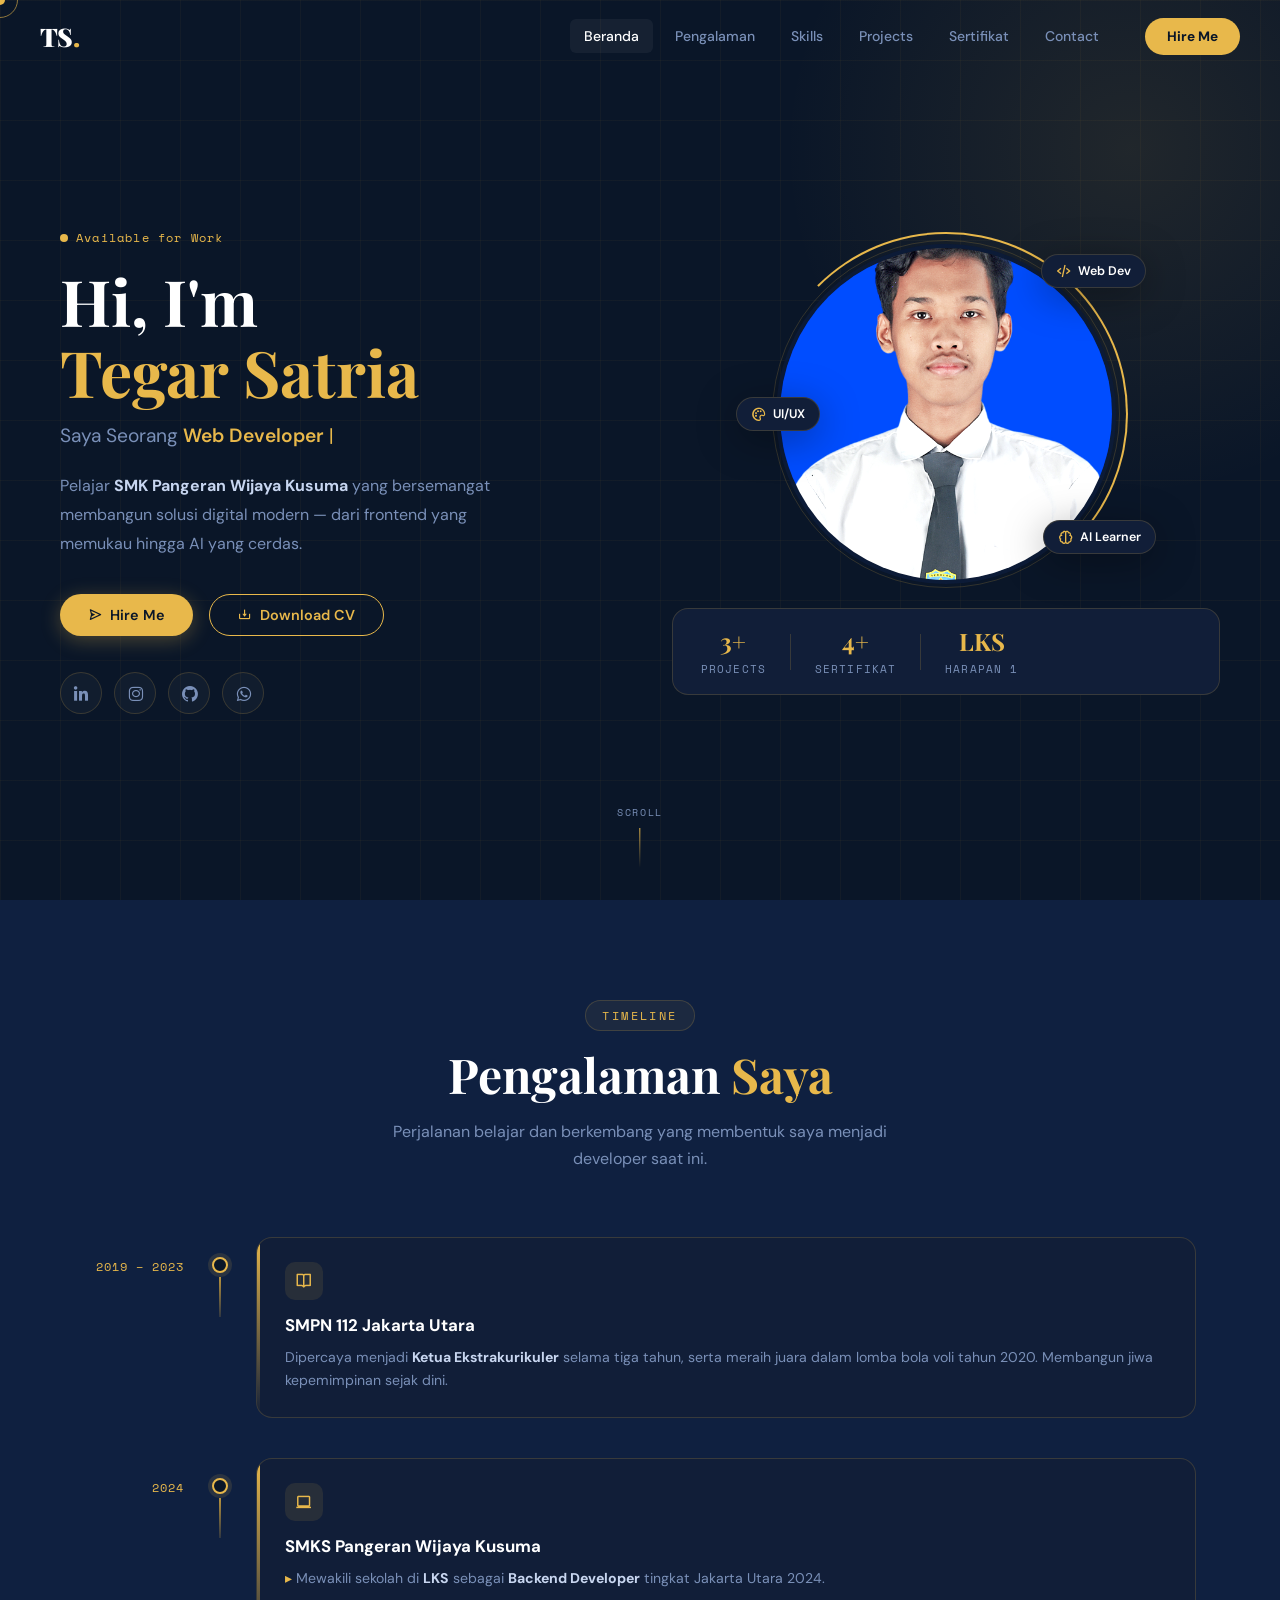
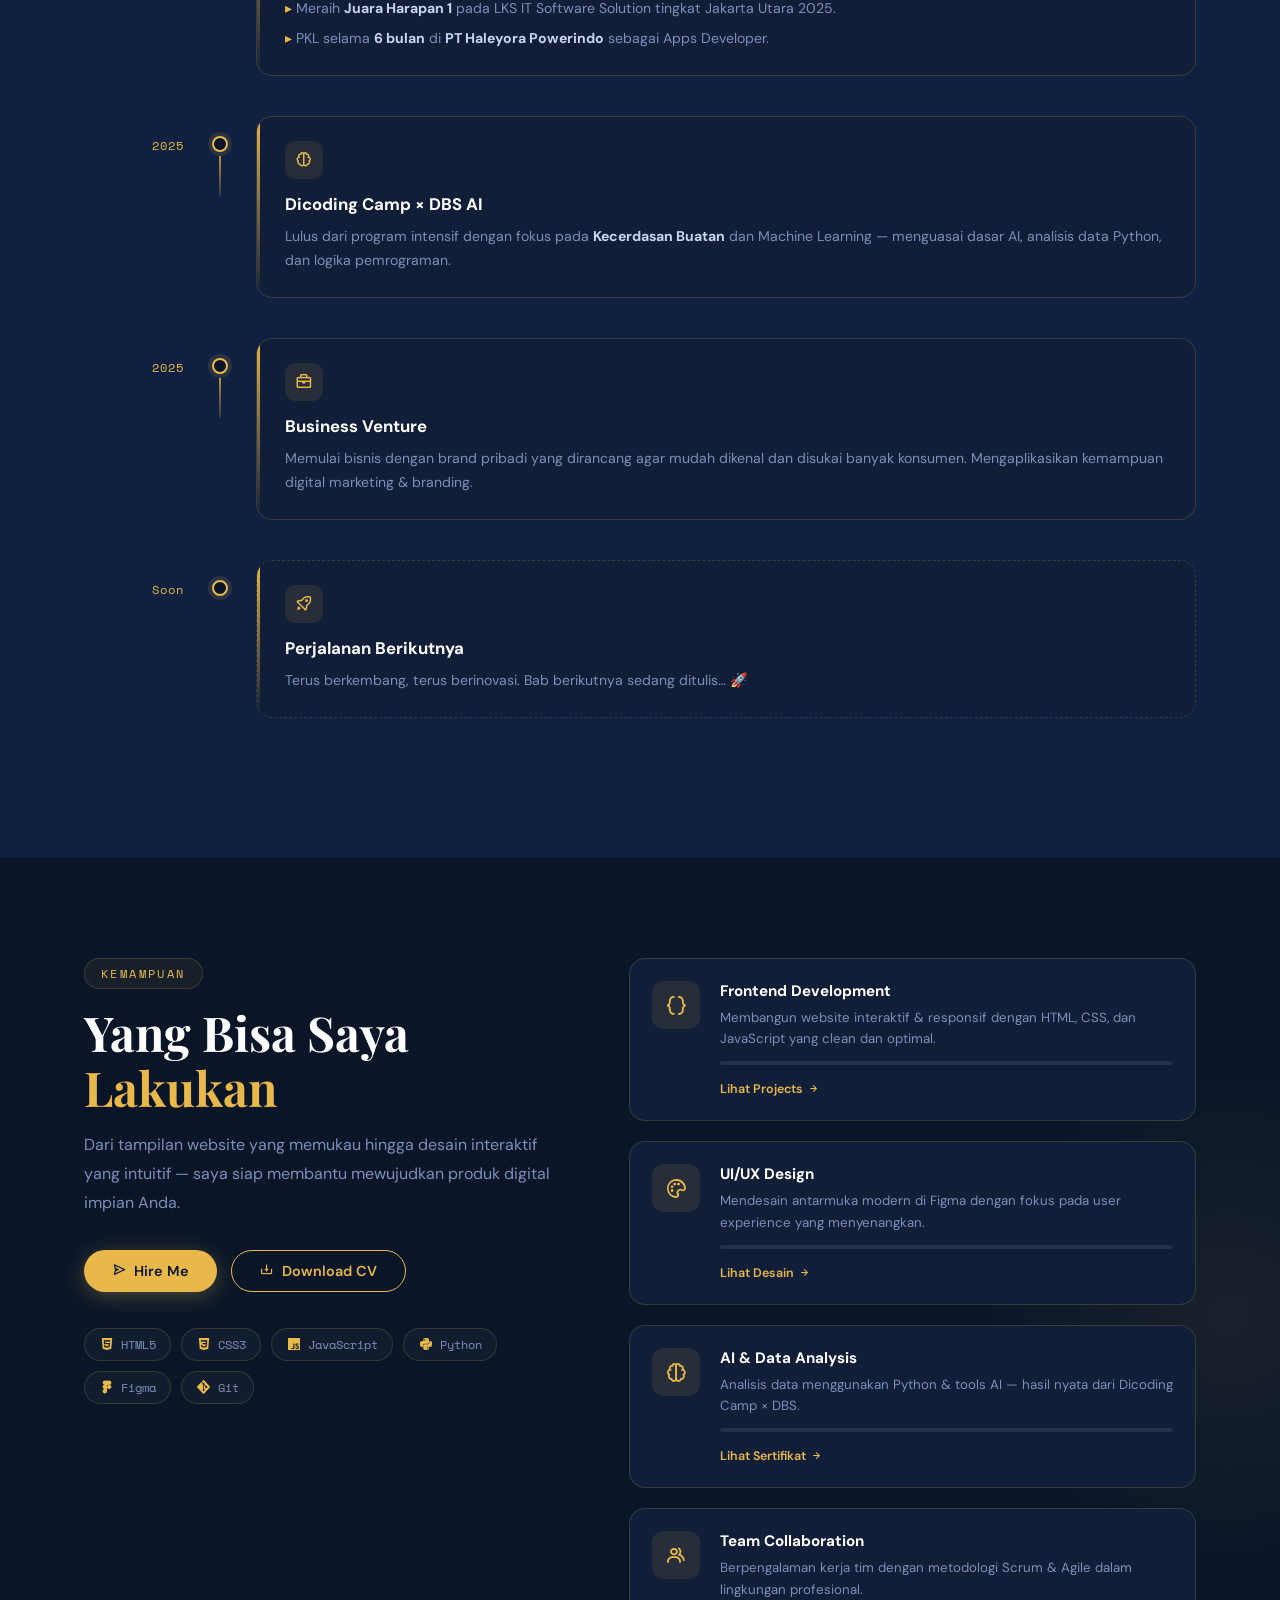
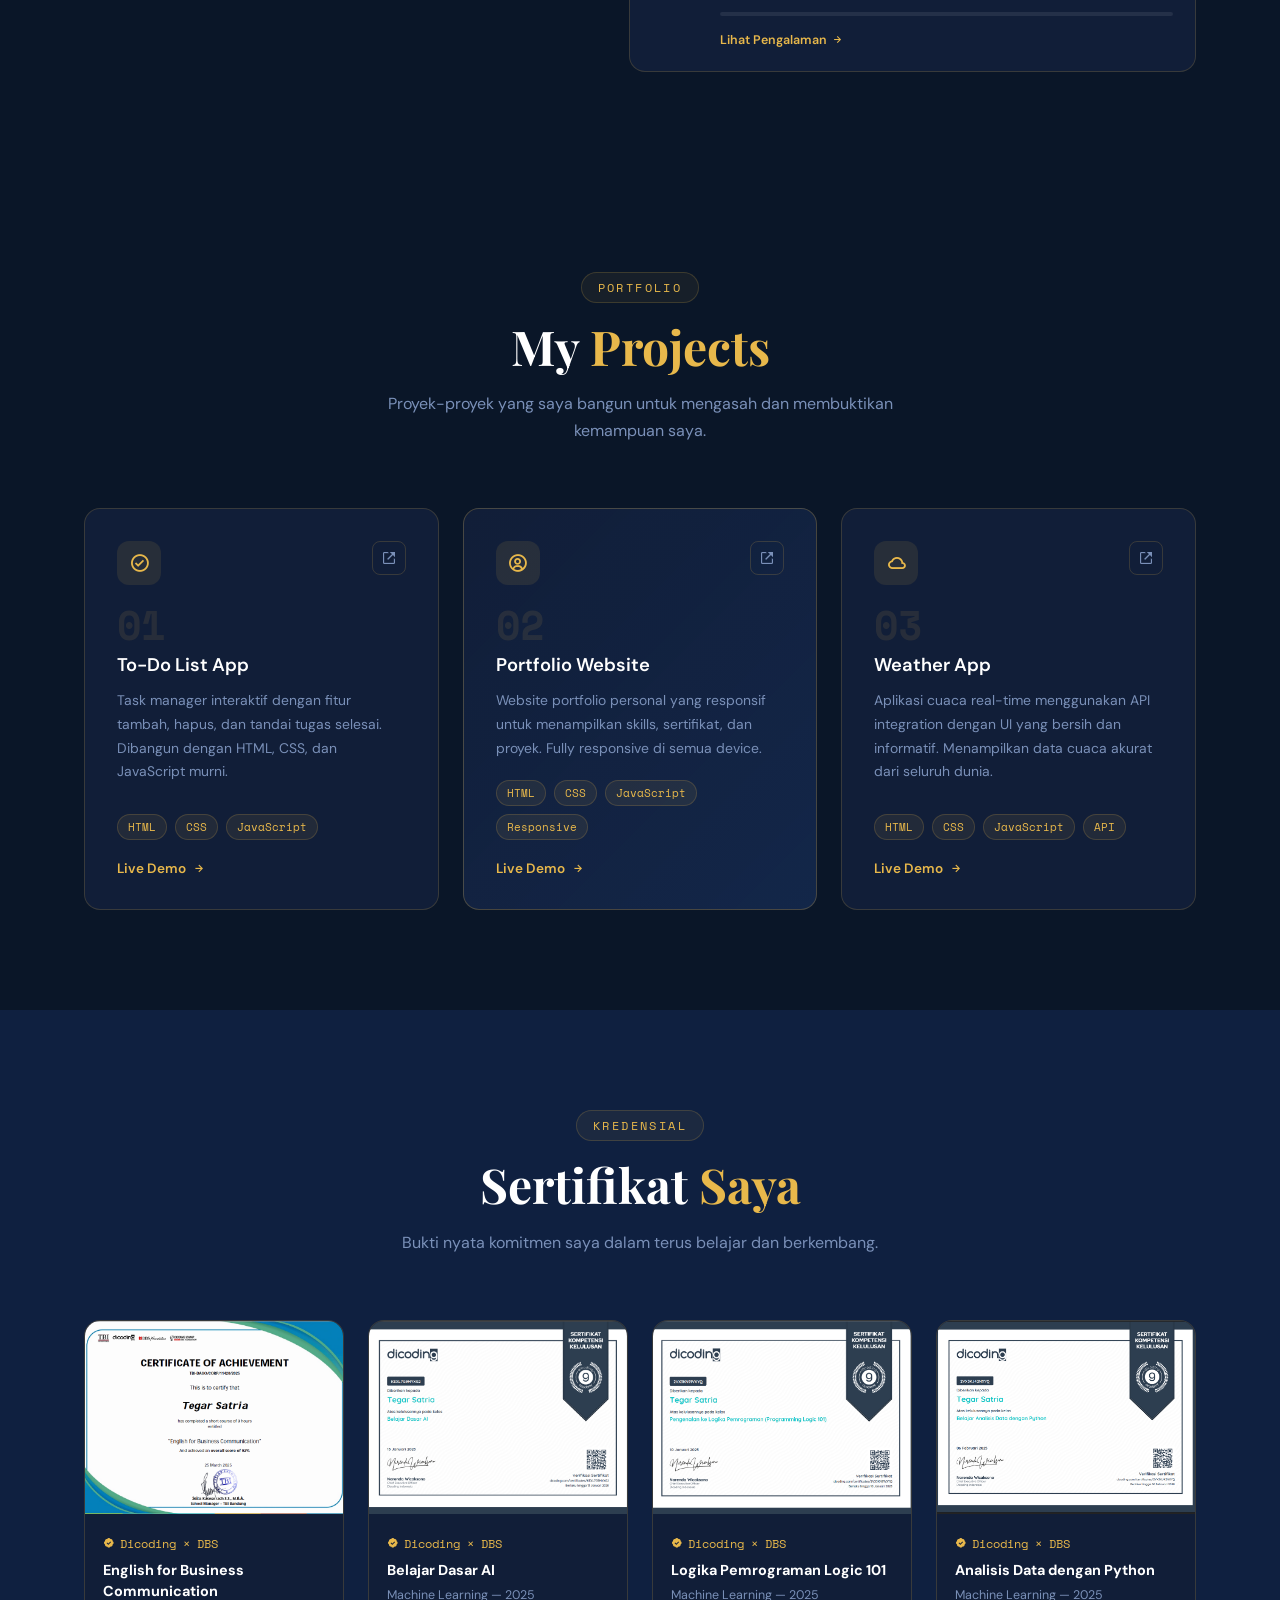
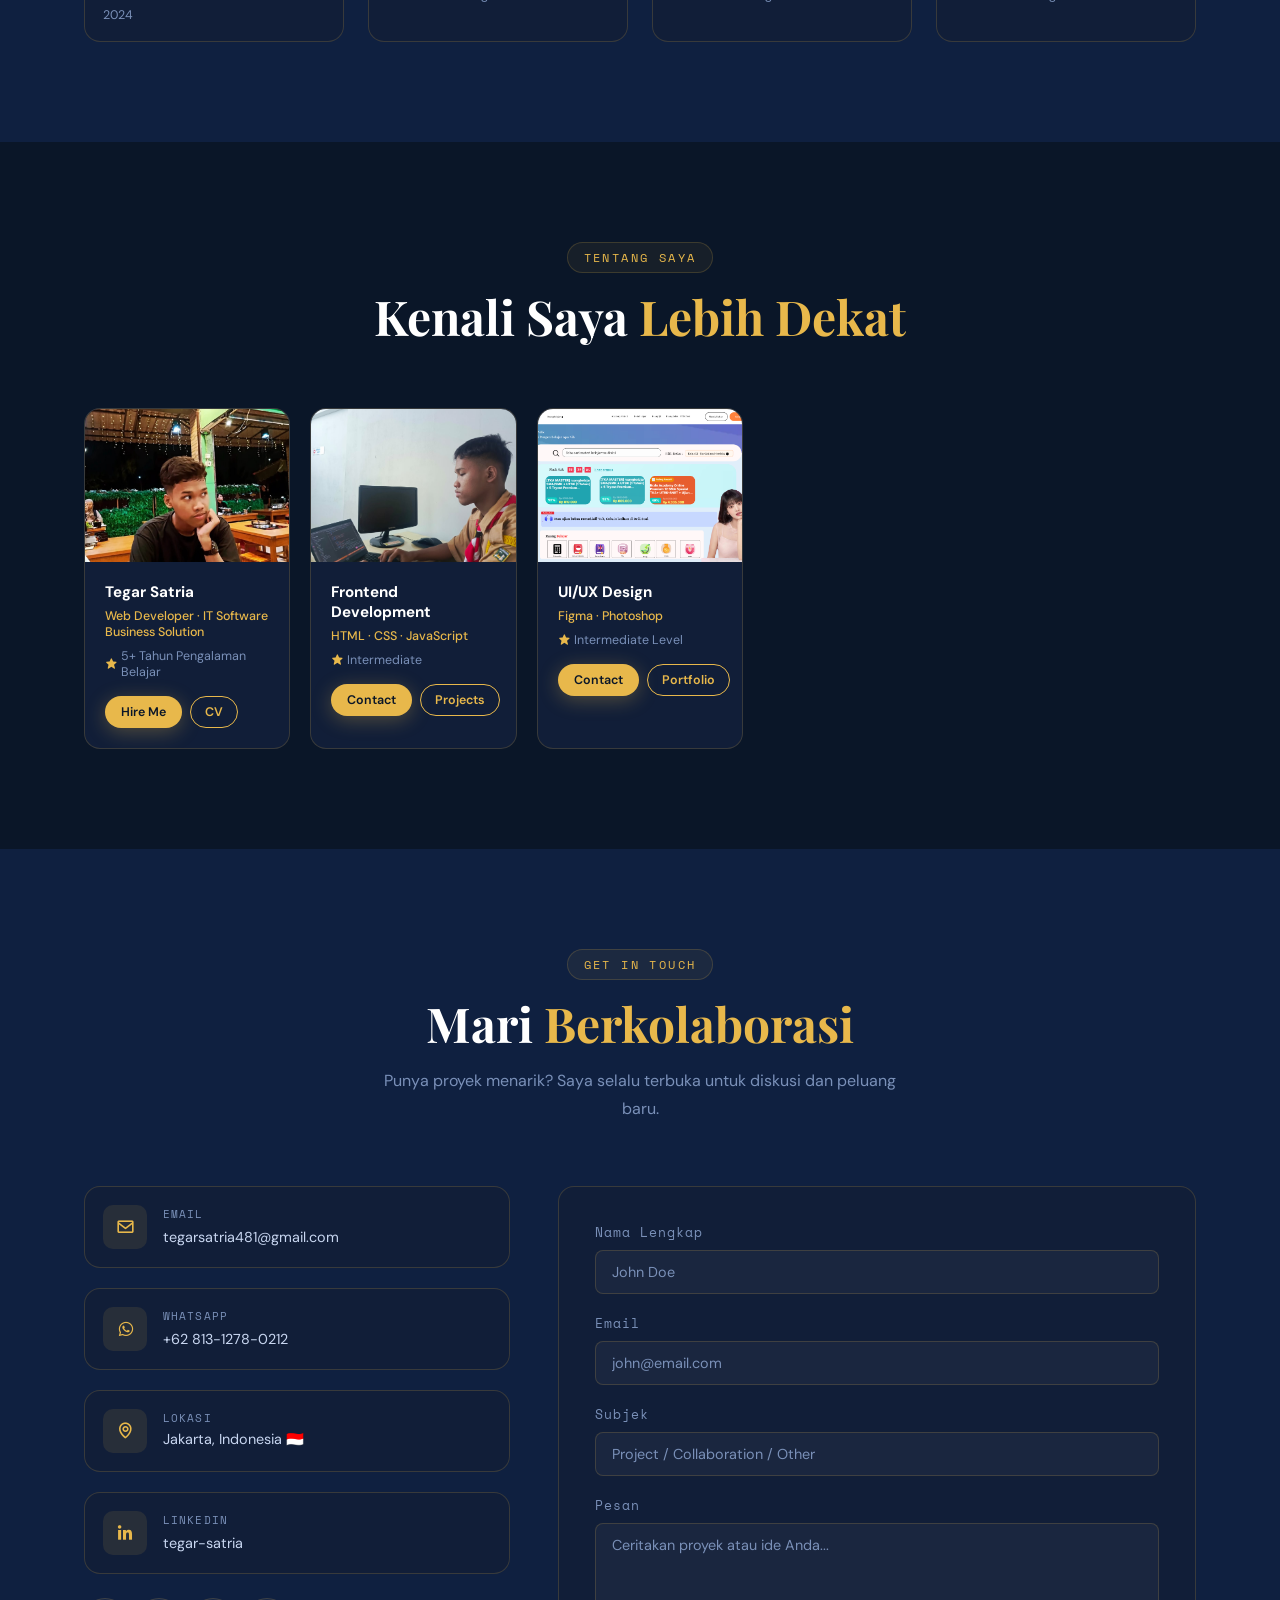
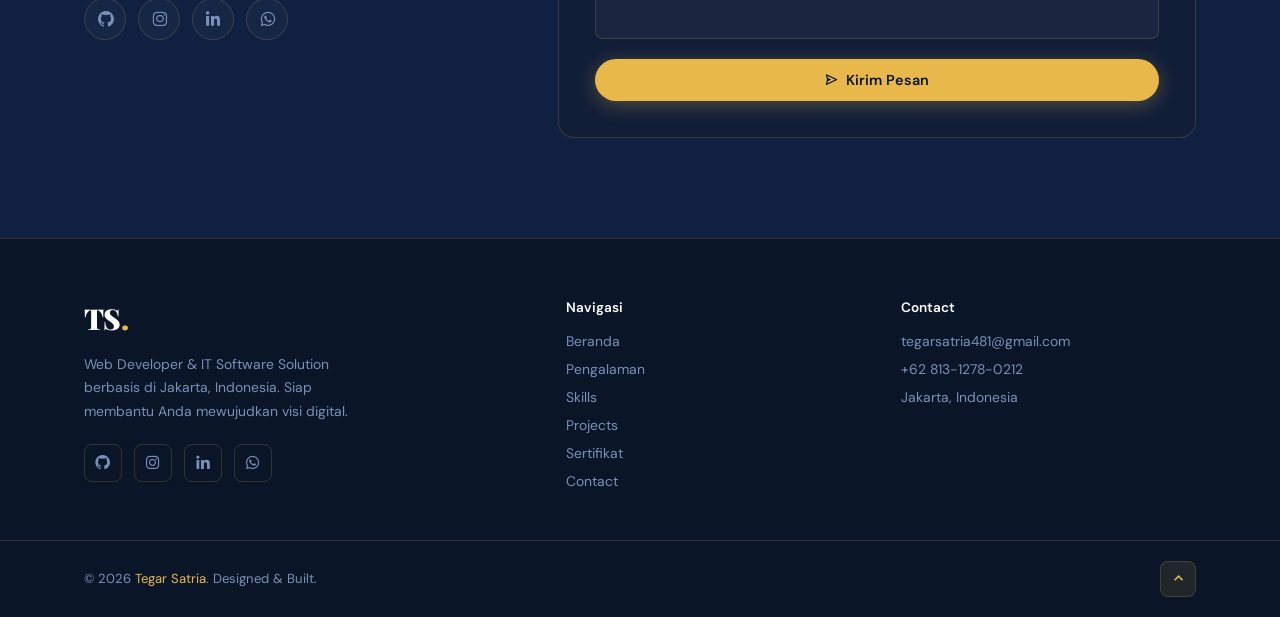
<file: index.htm>
<!DOCTYPE html>
<html lang="id">
<head>
  <meta charset="UTF-8" />
  <meta name="viewport" content="width=device-width, initial-scale=1.0" />
  <title>Tegar Satria — Web Developer & IT Software Solution</title>
  <link rel="preconnect" href="https://fonts.googleapis.com">
  <link rel="preconnect" href="https://fonts.gstatic.com" crossorigin>
  <link href="https://fonts.googleapis.com/css2?family=Playfair+Display:wght@700;900&family=DM+Sans:wght@300;400;500;600&family=Space+Mono:wght@400;700&display=swap" rel="stylesheet">
  <link href='https://unpkg.com/boxicons@2.1.4/css/boxicons.min.css' rel='stylesheet'>
  <link rel="stylesheet" href="style.css">
</head>
<body>

  <!-- ===== CURSOR ===== -->
  <div class="cursor"></div>
  <div class="cursor-follower"></div>

  <!-- ===== NAVBAR ===== -->
  <header class="header" id="header">
    <a href="#home" class="logo">TS<span class="logo-dot">.</span></a>
    <nav class="navbar" id="navbar">
      <a href="#home" class="nav-link active">Beranda</a>
      <a href="#pengalaman" class="nav-link">Pengalaman</a>
      <a href="#skills" class="nav-link">Skills</a>
      <a href="#projects" class="nav-link">Projects</a>
      <a href="#sertifikat" class="nav-link">Sertifikat</a>
      <a href="#contact" class="nav-link">Contact</a>
    </nav>
    <a href="mailto:tegarsatria481@gmail.com" class="header-cta">Hire Me</a>
    <div class="hamburger" id="hamburger">
      <span></span><span></span><span></span>
    </div>
  </header>

  <!-- ===== HERO ===== -->
  <section class="hero" id="home">
    <div class="hero-bg-grid"></div>
    <div class="hero-glow"></div>
    <div class="hero-inner">
      <div class="hero-text">
        <p class="hero-tag"><span class="tag-dot"></span> Available for Work</p>
        <h1 class="hero-heading">
          Hi, I'm<br>
          <span class="hero-name">Tegar Satria</span>
        </h1>
        <div class="hero-role">
          <span class="role-static">Saya Seorang </span>
          <span class="role-typed" id="typed"></span>
          <span class="cursor-blink">|</span>
        </div>
        <p class="hero-desc">
          Pelajar <b>SMK Pangeran Wijaya Kusuma</b> yang bersemangat membangun solusi digital modern — dari frontend yang memukau hingga AI yang cerdas.
        </p>
        <div class="hero-actions">
          <a href="mailto:tegarsatria481@gmail.com" class="btn-primary">
            <i class='bx bx-send'></i> Hire Me
          </a>
          <a href="Sertifikat/CV Tegaru.pdf" class="btn-outline" target="_blank">
            <i class='bx bx-download'></i> Download CV
          </a>
        </div>
        <div class="hero-socials">
          <a href="https://www.linkedin.com/in/tegar-satria-814303299/" target="_blank" class="social-link" aria-label="LinkedIn">
            <i class='bx bxl-linkedin'></i>
          </a>
          <a href="https://www.instagram.com/tyooouw/" target="_blank" class="social-link" aria-label="Instagram">
            <i class='bx bxl-instagram'></i>
          </a>
          <a href="https://github.com/TegarSatriaaa" target="_blank" class="social-link" aria-label="GitHub">
            <i class='bx bxl-github'></i>
          </a>
          <a href="https://wa.me/6281312780212" target="_blank" class="social-link" aria-label="WhatsApp">
            <i class='bx bxl-whatsapp'></i>
          </a>
        </div>
      </div>
      <div class="hero-visual">
        <div class="hero-img-wrap">
          <div class="hero-img-ring"></div>
          <div class="hero-img-border"></div>
          <img src="img/TEGAR SATRIA.JPG" alt="Tegar Satria" class="hero-photo" />
          <div class="hero-badge badge-1">
            <i class='bx bx-code-alt'></i>
            <span>Web Dev</span>
          </div>
          <div class="hero-badge badge-2">
            <i class='bx bx-brain'></i>
            <span>AI Learner</span>
          </div>
          <div class="hero-badge badge-3">
            <i class='bx bx-palette'></i>
            <span>UI/UX</span>
          </div>
        </div>
        <div class="hero-stats">
          <div class="stat">
            <span class="stat-num">3+</span>
            <span class="stat-label">Projects</span>
          </div>
          <div class="stat-divider"></div>
          <div class="stat">
            <span class="stat-num">4+</span>
            <span class="stat-label">Sertifikat</span>
          </div>
          <div class="stat-divider"></div>
          <div class="stat">
            <span class="stat-num">LKS</span>
            <span class="stat-label">Harapan 1</span>
          </div>
        </div>
      </div>
    </div>
    <div class="hero-scroll">
      <span>Scroll</span>
      <div class="scroll-line"></div>
    </div>
  </section>

  <!-- ===== PENGALAMAN ===== -->
  <section class="section pengalaman" id="pengalaman">
    <div class="container">
      <div class="section-header">
        <span class="section-label">Timeline</span>
        <h2 class="section-title">Pengalaman <span class="accent">Saya</span></h2>
        <p class="section-sub">Perjalanan belajar dan berkembang yang membentuk saya menjadi developer saat ini.</p>
      </div>
      <div class="timeline">

        <div class="tl-item reveal">
          <div class="tl-left">
            <span class="tl-year">2019 – 2023</span>
          </div>
          <div class="tl-center">
            <div class="tl-dot"></div>
            <div class="tl-line"></div>
          </div>
          <div class="tl-right">
            <div class="tl-card">
              <div class="tl-icon"><i class='bx bx-book-open'></i></div>
              <h3>SMPN 112 Jakarta Utara</h3>
              <p>Dipercaya menjadi <b>Ketua Ekstrakurikuler</b> selama tiga tahun, serta meraih juara dalam lomba bola voli tahun 2020. Membangun jiwa kepemimpinan sejak dini.</p>
            </div>
          </div>
        </div>

        <div class="tl-item reveal">
          <div class="tl-left">
            <span class="tl-year">2024</span>
          </div>
          <div class="tl-center">
            <div class="tl-dot"></div>
            <div class="tl-line"></div>
          </div>
          <div class="tl-right">
            <div class="tl-card">
              <div class="tl-icon"><i class='bx bx-laptop'></i></div>
              <h3>SMKS Pangeran Wijaya Kusuma</h3>
              <ul>
                <li>Mewakili sekolah di <b>LKS</b> sebagai <b>Backend Developer</b> tingkat Jakarta Utara 2024.</li>
                <li>Meraih <b>Juara Harapan 1</b> pada LKS IT Software Solution tingkat Jakarta Utara 2025.</li>
                <li>PKL selama <b>6 bulan</b> di <b>PT Haleyora Powerindo</b> sebagai Apps Developer.</li>
              </ul>
            </div>
          </div>
        </div>

        <div class="tl-item reveal">
          <div class="tl-left">
            <span class="tl-year">2025</span>
          </div>
          <div class="tl-center">
            <div class="tl-dot"></div>
            <div class="tl-line"></div>
          </div>
          <div class="tl-right">
            <div class="tl-card">
              <div class="tl-icon"><i class='bx bx-brain'></i></div>
              <h3>Dicoding Camp × DBS AI</h3>
              <p>Lulus dari program intensif dengan fokus pada <b>Kecerdasan Buatan</b> dan Machine Learning — menguasai dasar AI, analisis data Python, dan logika pemrograman.</p>
            </div>
          </div>
        </div>

        <div class="tl-item reveal">
          <div class="tl-left">
            <span class="tl-year">2025</span>
          </div>
          <div class="tl-center">
            <div class="tl-dot"></div>
            <div class="tl-line"></div>
          </div>
          <div class="tl-right">
            <div class="tl-card">
              <div class="tl-icon"><i class='bx bx-briefcase'></i></div>
              <h3>Business Venture</h3>
              <p>Memulai bisnis dengan brand pribadi yang dirancang agar mudah dikenal dan disukai banyak konsumen. Mengaplikasikan kemampuan digital marketing & branding.</p>
            </div>
          </div>
        </div>

        <div class="tl-item reveal">
          <div class="tl-left">
            <span class="tl-year">Soon</span>
          </div>
          <div class="tl-center">
            <div class="tl-dot tl-dot-pulse"></div>
          </div>
          <div class="tl-right">
            <div class="tl-card tl-card-future">
              <div class="tl-icon"><i class='bx bx-rocket'></i></div>
              <h3>Perjalanan Berikutnya</h3>
              <p>Terus berkembang, terus berinovasi. Bab berikutnya sedang ditulis… 🚀</p>
            </div>
          </div>
        </div>

      </div>
    </div>
  </section>

  <!-- ===== SKILLS ===== -->
  <section class="section skills-section" id="skills">
    <div class="skills-bg-shape"></div>
    <div class="container">
      <div class="skills-grid">
        <div class="skills-left reveal">
          <span class="section-label">Kemampuan</span>
          <h2 class="section-title">Yang Bisa Saya<br><span class="accent">Lakukan</span></h2>
          <p>Dari tampilan website yang memukau hingga desain interaktif yang intuitif — saya siap membantu mewujudkan produk digital impian Anda.</p>
          <div class="skills-cta">
            <a href="mailto:tegarsatria481@gmail.com" class="btn-primary"><i class='bx bx-send'></i> Hire Me</a>
            <a href="Sertifikat/CV Tegaru.pdf" class="btn-outline" target="_blank"><i class='bx bx-download'></i> Download CV</a>
          </div>
          <div class="tech-stack">
            <span class="tech-item"><i class='bx bxl-html5'></i> HTML5</span>
            <span class="tech-item"><i class='bx bxl-css3'></i> CSS3</span>
            <span class="tech-item"><i class='bx bxl-javascript'></i> JavaScript</span>
            <span class="tech-item"><i class='bx bxl-python'></i> Python</span>
            <span class="tech-item"><i class='bx bxl-figma'></i> Figma</span>
            <span class="tech-item"><i class='bx bxl-git'></i> Git</span>
          </div>
        </div>
        <div class="skills-right">
          <div class="skill-card reveal">
            <div class="skill-card-icon"><i class='bx bx-code-curly'></i></div>
            <div class="skill-card-body">
              <h3>Frontend Development</h3>
              <p>Membangun website interaktif & responsif dengan HTML, CSS, dan JavaScript yang clean dan optimal.</p>
              <div class="skill-bar"><div class="skill-fill" style="--w:85%"></div></div>
              <a href="#projects" class="skill-link">Lihat Projects <i class='bx bx-right-arrow-alt'></i></a>
            </div>
          </div>
          <div class="skill-card reveal">
            <div class="skill-card-icon"><i class='bx bx-palette'></i></div>
            <div class="skill-card-body">
              <h3>UI/UX Design</h3>
              <p>Mendesain antarmuka modern di Figma dengan fokus pada user experience yang menyenangkan.</p>
              <div class="skill-bar"><div class="skill-fill" style="--w:75%"></div></div>
              <a href="https://www.figma.com/design/1DvTnSAVyyTPvyaEEGmyZq/" target="_blank" class="skill-link">Lihat Desain <i class='bx bx-right-arrow-alt'></i></a>
            </div>
          </div>
          <div class="skill-card reveal">
            <div class="skill-card-icon"><i class='bx bx-brain'></i></div>
            <div class="skill-card-body">
              <h3>AI & Data Analysis</h3>
              <p>Analisis data menggunakan Python & tools AI — hasil nyata dari Dicoding Camp × DBS.</p>
              <div class="skill-bar"><div class="skill-fill" style="--w:65%"></div></div>
              <a href="#sertifikat" class="skill-link">Lihat Sertifikat <i class='bx bx-right-arrow-alt'></i></a>
            </div>
          </div>
          <div class="skill-card reveal">
            <div class="skill-card-icon"><i class='bx bx-group'></i></div>
            <div class="skill-card-body">
              <h3>Team Collaboration</h3>
              <p>Berpengalaman kerja tim dengan metodologi Scrum & Agile dalam lingkungan profesional.</p>
              <div class="skill-bar"><div class="skill-fill" style="--w:90%"></div></div>
              <a href="#pengalaman" class="skill-link">Lihat Pengalaman <i class='bx bx-right-arrow-alt'></i></a>
            </div>
          </div>
        </div>
      </div>
    </div>
  </section>

  <!-- ===== PROJECTS ===== -->
  <section class="section" id="projects">
    <div class="container">
      <div class="section-header">
        <span class="section-label">Portfolio</span>
        <h2 class="section-title">My <span class="accent">Projects</span></h2>
        <p class="section-sub">Proyek-proyek yang saya bangun untuk mengasah dan membuktikan kemampuan saya.</p>
      </div>
      <div class="projects-grid">

        <div class="proj-card reveal">
          <div class="proj-top">
            <div class="proj-icon"><i class='bx bx-check-circle'></i></div>
            <div class="proj-links">
              <a href="https://tegarsatriaaa.github.io/Project-TodoLisr/" target="_blank" class="proj-link" title="Live Demo"><i class='bx bx-link-external'></i></a>
            </div>
          </div>
          <div class="proj-num">01</div>
          <h3 class="proj-title">To-Do List App</h3>
          <p class="proj-desc">Task manager interaktif dengan fitur tambah, hapus, dan tandai tugas selesai. Dibangun dengan HTML, CSS, dan JavaScript murni.</p>
          <div class="proj-tags">
            <span>HTML</span><span>CSS</span><span>JavaScript</span>
          </div>
          <a href="https://tegarsatriaaa.github.io/Project-TodoLisr/" target="_blank" class="proj-cta">
            Live Demo <i class='bx bx-right-arrow-alt'></i>
          </a>
        </div>

        <div class="proj-card proj-card-featured reveal">
          <div class="proj-top">
            <div class="proj-icon"><i class='bx bx-user-circle'></i></div>
            <div class="proj-links">
              <a href="https://tyzelyyardy.github.io/Portofolioku/" target="_blank" class="proj-link" title="Live Demo"><i class='bx bx-link-external'></i></a>
            </div>
          </div>
          <div class="proj-num">02</div>
          <h3 class="proj-title">Portfolio Website</h3>
          <p class="proj-desc">Website portfolio personal yang responsif untuk menampilkan skills, sertifikat, dan proyek. Fully responsive di semua device.</p>
          <div class="proj-tags">
            <span>HTML</span><span>CSS</span><span>JavaScript</span><span>Responsive</span>
          </div>
          <a href="https://tyzelyyardy.github.io/Portofolioku/" target="_blank" class="proj-cta">
            Live Demo <i class='bx bx-right-arrow-alt'></i>
          </a>
        </div>

        <div class="proj-card reveal">
          <div class="proj-top">
            <div class="proj-icon"><i class='bx bx-cloud'></i></div>
            <div class="proj-links">
              <a href="https://tegarsatriaaa.github.io/Project-Weather/" target="_blank" class="proj-link" title="Live Demo"><i class='bx bx-link-external'></i></a>
            </div>
          </div>
          <div class="proj-num">03</div>
          <h3 class="proj-title">Weather App</h3>
          <p class="proj-desc">Aplikasi cuaca real-time menggunakan API integration dengan UI yang bersih dan informatif. Menampilkan data cuaca akurat dari seluruh dunia.</p>
          <div class="proj-tags">
            <span>HTML</span><span>CSS</span><span>JavaScript</span><span>API</span>
          </div>
          <a href="https://tegarsatriaaa.github.io/Project-Weather/" target="_blank" class="proj-cta">
            Live Demo <i class='bx bx-right-arrow-alt'></i>
          </a>
        </div>

      </div>
    </div>
  </section>

  <!-- ===== SERTIFIKAT ===== -->
  <section class="section sertifikat-section" id="sertifikat">
    <div class="container">
      <div class="section-header">
        <span class="section-label">Kredensial</span>
        <h2 class="section-title">Sertifikat <span class="accent">Saya</span></h2>
        <p class="section-sub">Bukti nyata komitmen saya dalam terus belajar dan berkembang.</p>
      </div>
      <div class="sert-grid">

        <div class="sert-card reveal">
          <div class="sert-img-wrap">
            <img src="img/Sertifikat English.png" alt="Sertifikat English" />
            <div class="sert-overlay">
              <a href="Sertifikat/SERTIFICATE TEGAR - ENGLISH DICODING CAMP X DBS 2025.pdf" target="_blank" class="sert-view">
                <i class='bx bx-show'></i> Lihat PDF
              </a>
            </div>
          </div>
          <div class="sert-body">
            <span class="sert-issuer"><i class='bx bxs-badge-check'></i> Dicoding × DBS</span>
            <h3>English for Business Communication</h3>
            <p>2024</p>
          </div>
        </div>

        <div class="sert-card reveal">
          <div class="sert-img-wrap">
            <img src="img/Sertifikat Dasar AI.png" alt="Sertifikat AI" />
            <div class="sert-overlay">
              <a href="Sertifikat/Sertificate Dasar AI.pdf" target="_blank" class="sert-view">
                <i class='bx bx-show'></i> Lihat PDF
              </a>
            </div>
          </div>
          <div class="sert-body">
            <span class="sert-issuer"><i class='bx bxs-badge-check'></i> Dicoding × DBS</span>
            <h3>Belajar Dasar AI</h3>
            <p>Machine Learning — 2025</p>
          </div>
        </div>

        <div class="sert-card reveal">
          <div class="sert-img-wrap">
            <img src="img/Sertifikat Logika Pemograman.png" alt="Sertifikat Logika" />
            <div class="sert-overlay">
              <a href="Sertifikat/Sertificate Logic 101.pdf" target="_blank" class="sert-view">
                <i class='bx bx-show'></i> Lihat PDF
              </a>
            </div>
          </div>
          <div class="sert-body">
            <span class="sert-issuer"><i class='bx bxs-badge-check'></i> Dicoding × DBS</span>
            <h3>Logika Pemrograman Logic 101</h3>
            <p>Machine Learning — 2025</p>
          </div>
        </div>

        <div class="sert-card reveal">
          <div class="sert-img-wrap">
            <img src="img/Sertifikat Belajar Analisis Data Dengan Pyrhon.png" alt="Sertifikat Python" />
            <div class="sert-overlay">
              <a href="Sertifikat/Sertificatee Analisis Data Dengan Python.pdf" target="_blank" class="sert-view">
                <i class='bx bx-show'></i> Lihat PDF
              </a>
            </div>
          </div>
          <div class="sert-body">
            <span class="sert-issuer"><i class='bx bxs-badge-check'></i> Dicoding × DBS</span>
            <h3>Analisis Data dengan Python</h3>
            <p>Machine Learning — 2025</p>
          </div>
        </div>

      </div>
    </div>
  </section>

  <!-- ===== ABOUT ===== -->
  <section class="section about-section" id="about">
    <div class="container">
      <div class="section-header">
        <span class="section-label">Tentang Saya</span>
        <h2 class="section-title">Kenali Saya <span class="accent">Lebih Dekat</span></h2>
      </div>
      <div class="about-grid">
        <div class="about-card reveal">
          <img src="img/foto garu.jpg" alt="Tegar Satria" />
          <div class="about-card-body">
            <h3>Tegar Satria</h3>
            <p class="about-role">Web Developer · IT Software Business Solution</p>
            <p class="about-exp"><i class='bx bxs-star'></i> 5+ Tahun Pengalaman Belajar</p>
            <div class="about-card-actions">
              <a href="mailto:tegarsatria481@gmail.com" class="btn-primary">Hire Me</a>
              <a href="Sertifikat/CV Tegaru.pdf" class="btn-outline" target="_blank">CV</a>
            </div>
          </div>
        </div>
        <div class="about-card reveal">
          <img src="img/foto front end.jpg" alt="Frontend" />
          <div class="about-card-body">
            <h3>Frontend Development</h3>
            <p class="about-role">HTML · CSS · JavaScript</p>
            <p class="about-exp"><i class='bx bxs-star'></i> Intermediate</p>
            <div class="about-card-actions">
              <a href="#contact" class="btn-primary">Contact</a>
              <a href="#projects" class="btn-outline">Projects</a>
            </div>
          </div>
        </div>
        <div class="about-card reveal">
          <img src="img/design.png" alt="UI/UX" />
          <div class="about-card-body">
            <h3>UI/UX Design</h3>
            <p class="about-role">Figma · Photoshop</p>
            <p class="about-exp"><i class='bx bxs-star'></i> Intermediate Level</p>
            <div class="about-card-actions">
              <a href="#contact" class="btn-primary">Contact</a>
              <a href="#projects" class="btn-outline">Portfolio</a>
            </div>
          </div>
        </div>
        <div class="about-card reveal">
          <img src="img/kerja smaa.png" alt="Teamwork" />
          <div class="about-card-body">
            <h3>Kolaborasi Tim</h3>
            <p class="about-role">Scrum · Agile · Git</p>
            <p class="about-exp"><i class='bx bxs-star'></i> Learning / Improving</p>
            <div class="about-card-actions">
              <a href="#contact" class="btn-primary">Contact</a>
              <a href="#pengalaman" class="btn-outline">Pengalaman</a>
            </div>
          </div>
        </div>
        <div class="about-card reveal">
          <img src="img/pantai.jpg" alt="Hobi" />
          <div class="about-card-body">
            <h3>Hobi & Minat</h3>
            <p class="about-role">Fotografi · Gaming · Traveling</p>
            <p class="about-exp"><i class='bx bxs-star'></i> Fun & Passion</p>
            <div class="about-card-actions">
              <a href="https://instagram.com/tyooouw" target="_blank" class="btn-primary">Instagram</a>
              <a href="https://wa.me/6281312780212" target="_blank" class="btn-outline">WhatsApp</a>
            </div>
          </div>
        </div>
      </div>
    </div>
  </section>

  <!-- ===== CONTACT ===== -->
  <section class="section contact-section" id="contact">
    <div class="container">
      <div class="section-header">
        <span class="section-label">Get In Touch</span>
        <h2 class="section-title">Mari <span class="accent">Berkolaborasi</span></h2>
        <p class="section-sub">Punya proyek menarik? Saya selalu terbuka untuk diskusi dan peluang baru.</p>
      </div>
      <div class="contact-grid">
        <div class="contact-info reveal">
          <div class="contact-item">
            <div class="contact-icon"><i class='bx bx-envelope'></i></div>
            <div>
              <span>Email</span>
              <a href="mailto:tegarsatria481@gmail.com">tegarsatria481@gmail.com</a>
            </div>
          </div>
          <div class="contact-item">
            <div class="contact-icon"><i class='bx bxl-whatsapp'></i></div>
            <div>
              <span>WhatsApp</span>
              <a href="https://wa.me/6281312780212" target="_blank">+62 813-1278-0212</a>
            </div>
          </div>
          <div class="contact-item">
            <div class="contact-icon"><i class='bx bx-map'></i></div>
            <div>
              <span>Lokasi</span>
              <p>Jakarta, Indonesia 🇮🇩</p>
            </div>
          </div>
          <div class="contact-item">
            <div class="contact-icon"><i class='bx bxl-linkedin'></i></div>
            <div>
              <span>LinkedIn</span>
              <a href="https://www.linkedin.com/in/tegar-satria-814303299/" target="_blank">tegar-satria</a>
            </div>
          </div>
          <div class="contact-socials">
            <a href="https://github.com/TegarSatriaaa" target="_blank" class="social-link"><i class='bx bxl-github'></i></a>
            <a href="https://www.instagram.com/tyooouw/" target="_blank" class="social-link"><i class='bx bxl-instagram'></i></a>
            <a href="https://www.linkedin.com/in/tegar-satria-814303299/" target="_blank" class="social-link"><i class='bx bxl-linkedin'></i></a>
            <a href="https://wa.me/6281312780212" target="_blank" class="social-link"><i class='bx bxl-whatsapp'></i></a>
          </div>
        </div>
        <form class="contact-form reveal" id="contactForm">
          <div class="form-group">
            <label for="name">Nama Lengkap</label>
            <input type="text" id="name" placeholder="John Doe" required />
          </div>
          <div class="form-group">
            <label for="email">Email</label>
            <input type="email" id="email" placeholder="john@email.com" required />
          </div>
          <div class="form-group">
            <label for="subject">Subjek</label>
            <input type="text" id="subject" placeholder="Project / Collaboration / Other" />
          </div>
          <div class="form-group">
            <label for="message">Pesan</label>
            <textarea id="message" rows="5" placeholder="Ceritakan proyek atau ide Anda..." required></textarea>
          </div>
          <button type="submit" class="btn-primary form-submit">
            <i class='bx bx-send'></i> Kirim Pesan
          </button>
        </form>
      </div>
    </div>
  </section>

  <!-- ===== FOOTER ===== -->
  <footer class="footer">
    <div class="footer-top">
      <div class="container footer-inner">
        <div class="footer-brand">
          <a href="#home" class="logo">TS<span class="logo-dot">.</span></a>
          <p>Web Developer & IT Software Solution berbasis di Jakarta, Indonesia. Siap membantu Anda mewujudkan visi digital.</p>
          <div class="footer-socials">
            <a href="https://github.com/TegarSatriaaa" target="_blank"><i class='bx bxl-github'></i></a>
            <a href="https://www.instagram.com/tyooouw/" target="_blank"><i class='bx bxl-instagram'></i></a>
            <a href="https://www.linkedin.com/in/tegar-satria-814303299/" target="_blank"><i class='bx bxl-linkedin'></i></a>
            <a href="https://wa.me/6281312780212" target="_blank"><i class='bx bxl-whatsapp'></i></a>
          </div>
        </div>
        <div class="footer-links">
          <h4>Navigasi</h4>
          <a href="#home">Beranda</a>
          <a href="#pengalaman">Pengalaman</a>
          <a href="#skills">Skills</a>
          <a href="#projects">Projects</a>
          <a href="#sertifikat">Sertifikat</a>
          <a href="#contact">Contact</a>
        </div>
        <div class="footer-links">
          <h4>Contact</h4>
          <a href="mailto:tegarsatria481@gmail.com">tegarsatria481@gmail.com</a>
          <a href="https://wa.me/6281312780212" target="_blank">+62 813-1278-0212</a>
          <p>Jakarta, Indonesia</p>
        </div>
      </div>
    </div>
    <div class="footer-bottom">
      <div class="container">
        <p>© 2026 <span>Tegar Satria</span>. Designed & Built.</p>
        <a href="#home" class="back-top"><i class='bx bx-chevron-up'></i></a>
      </div>
    </div>
  </footer>

  <script src="script.js"></script>
</body>
</html>
</file>
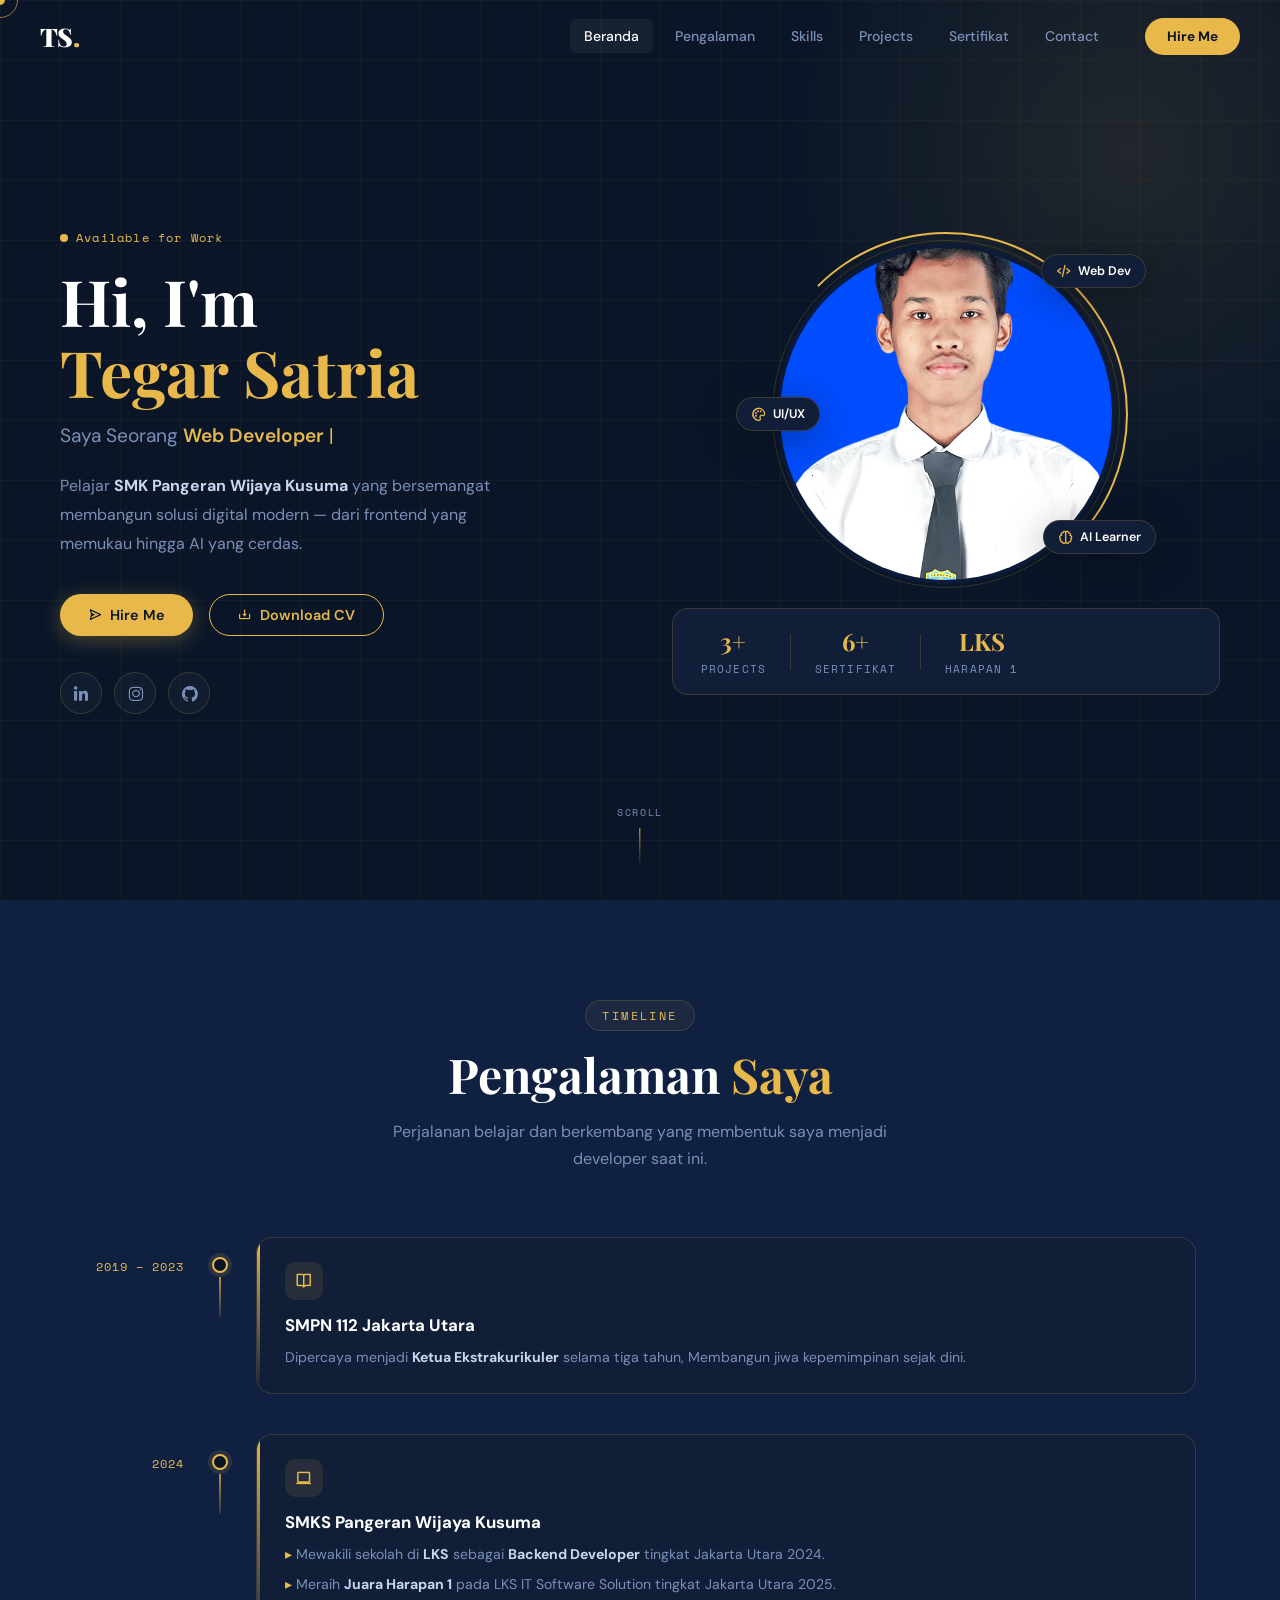
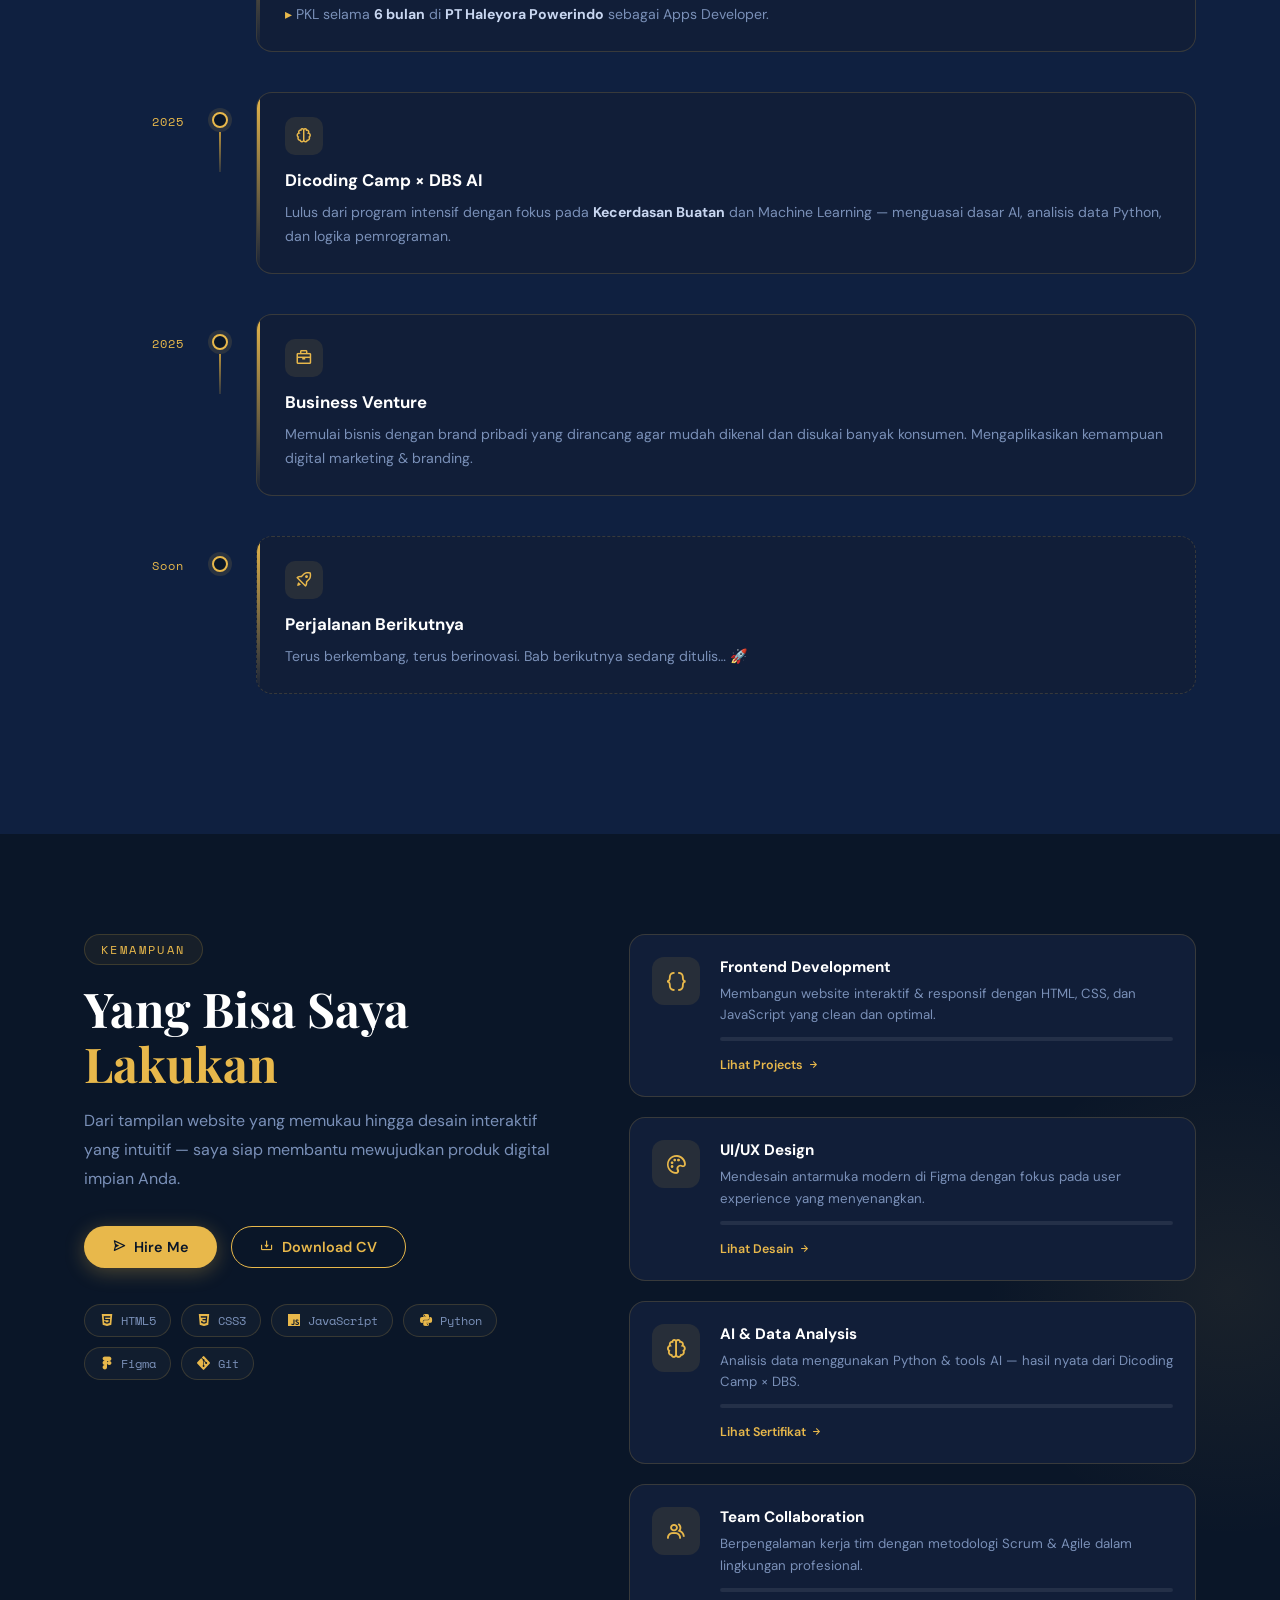
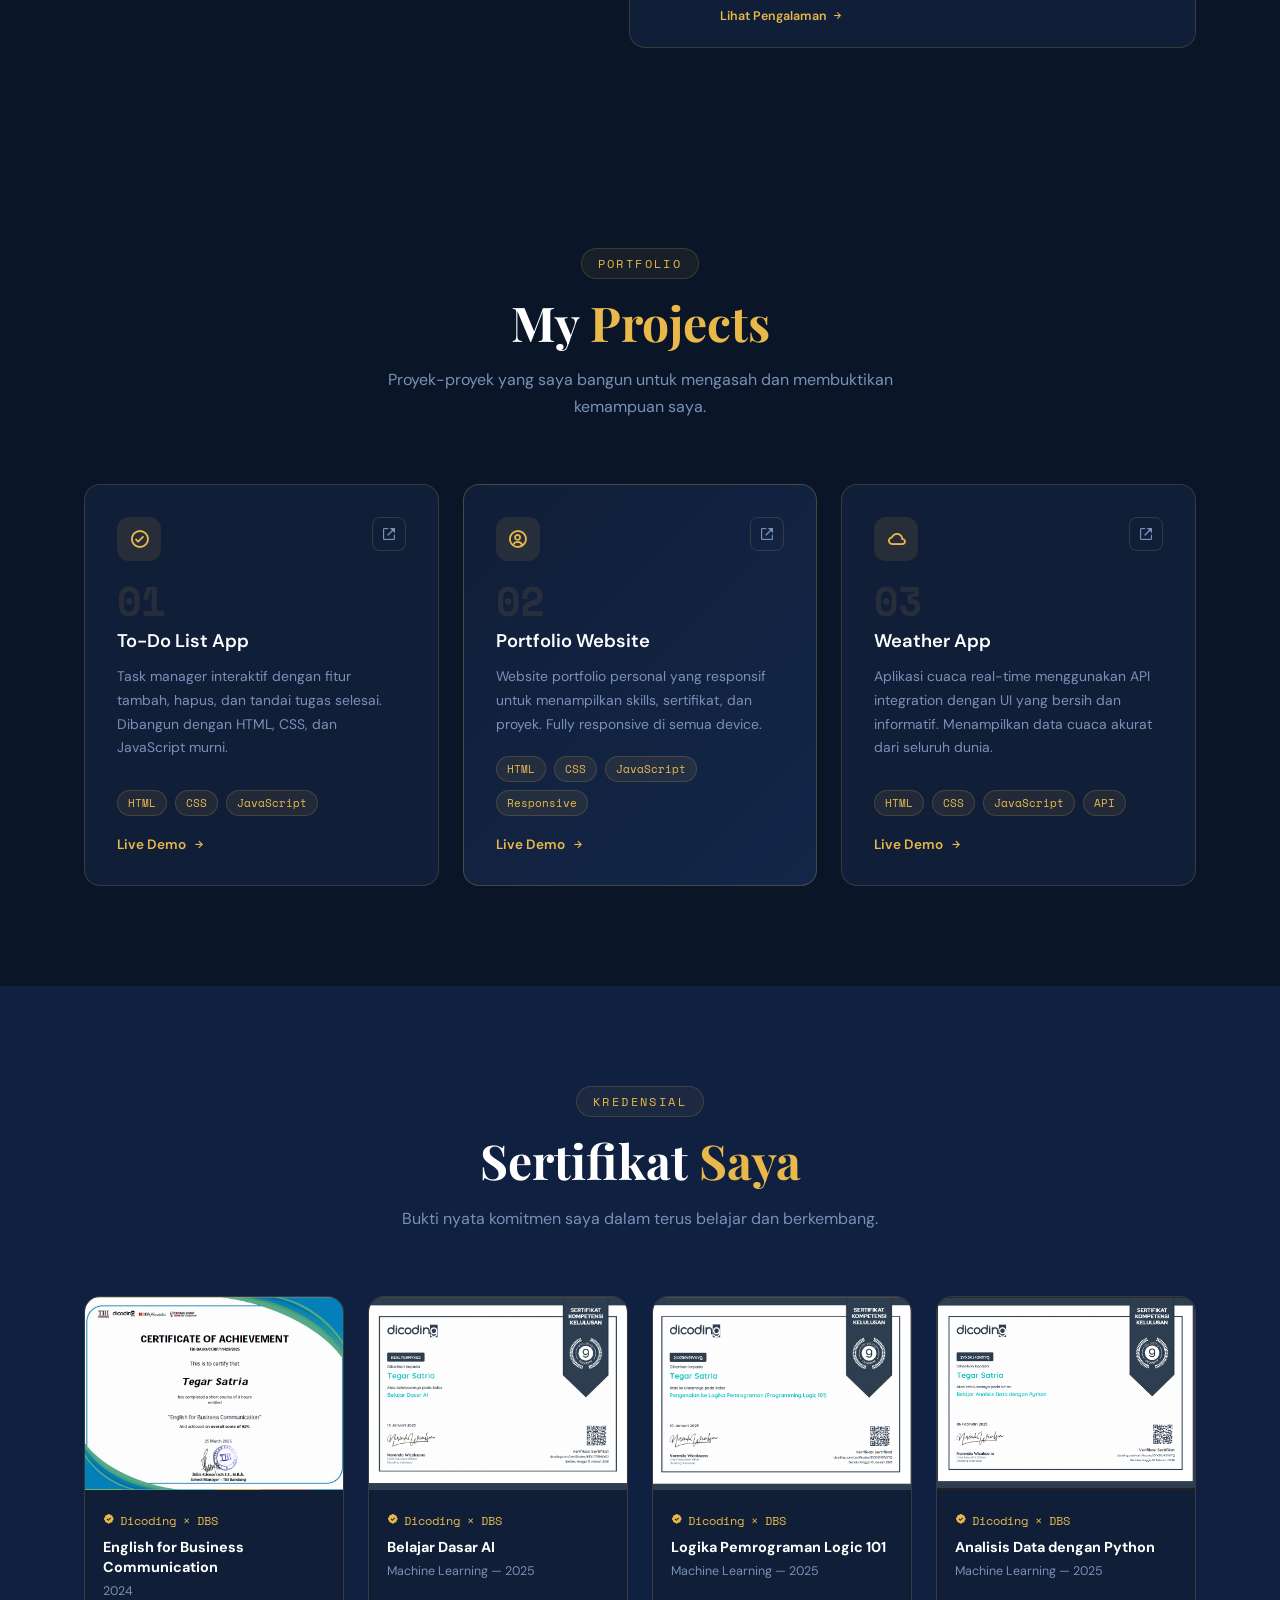
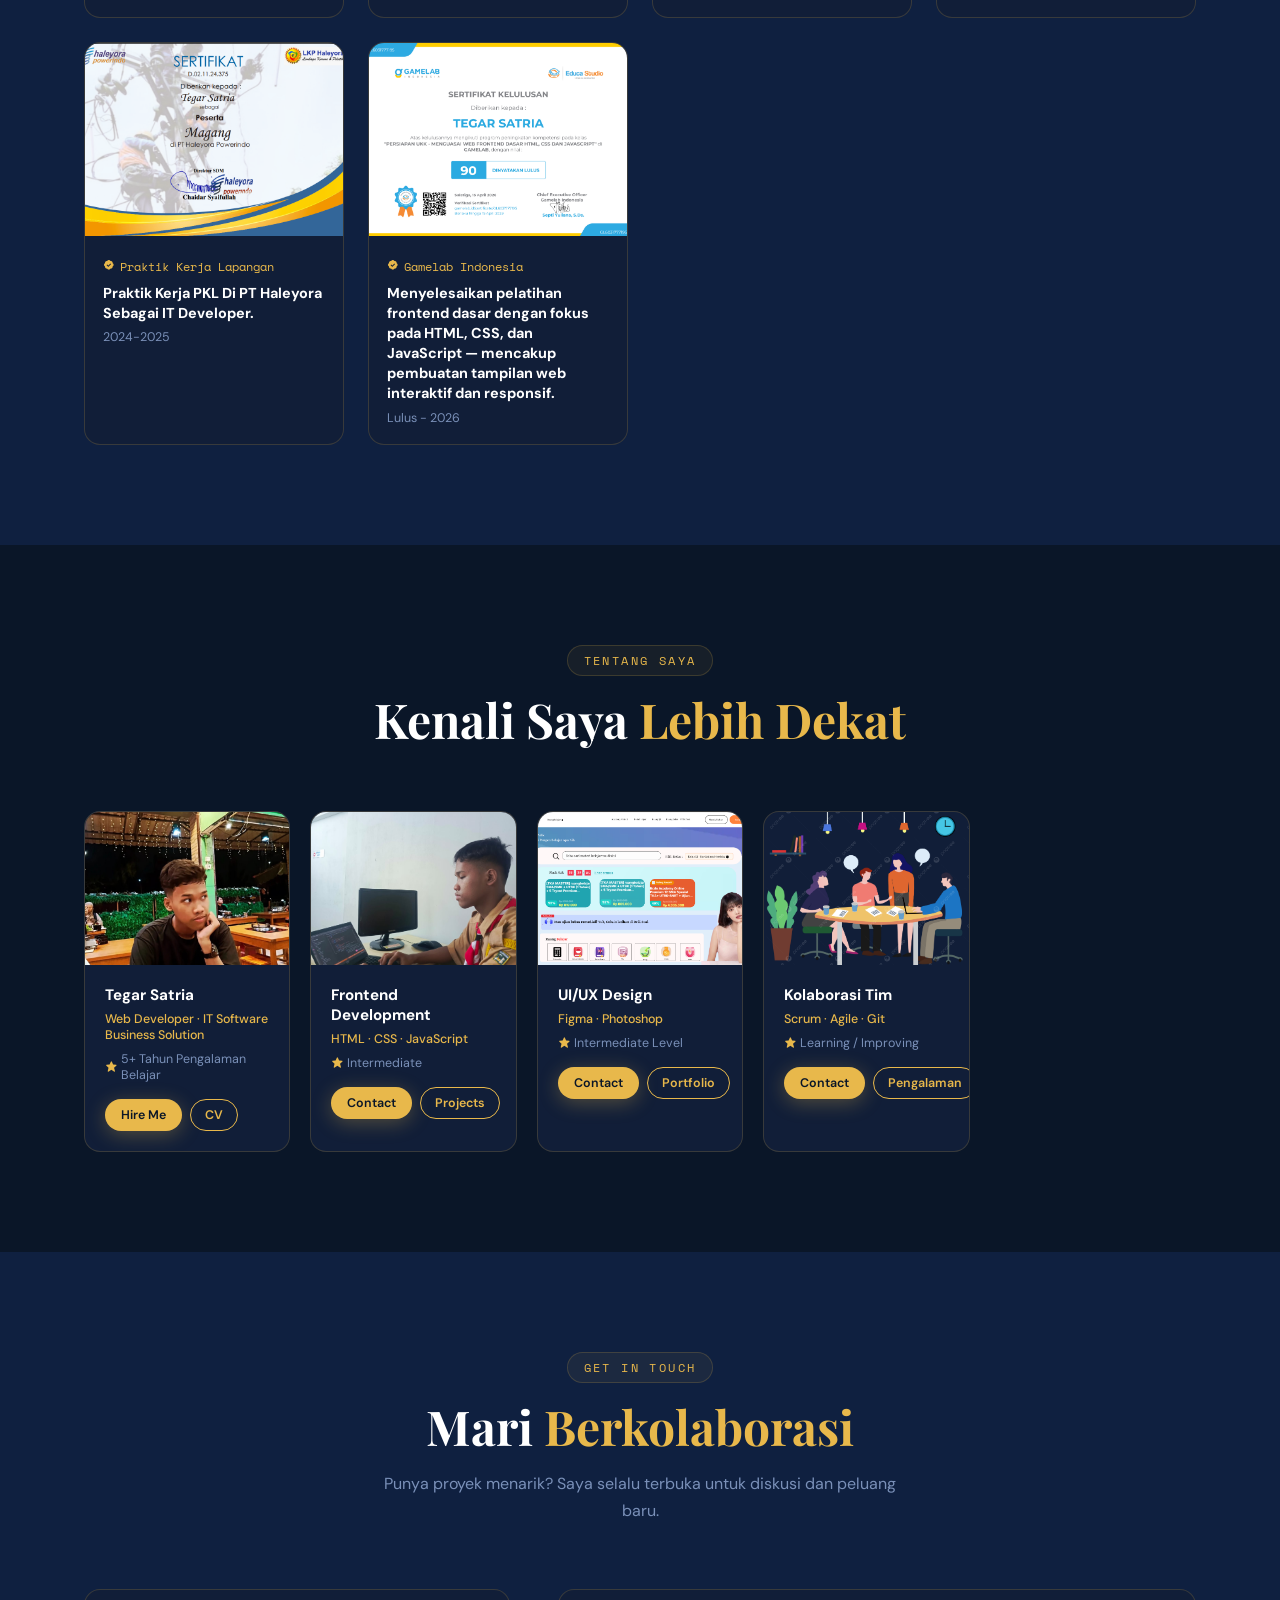
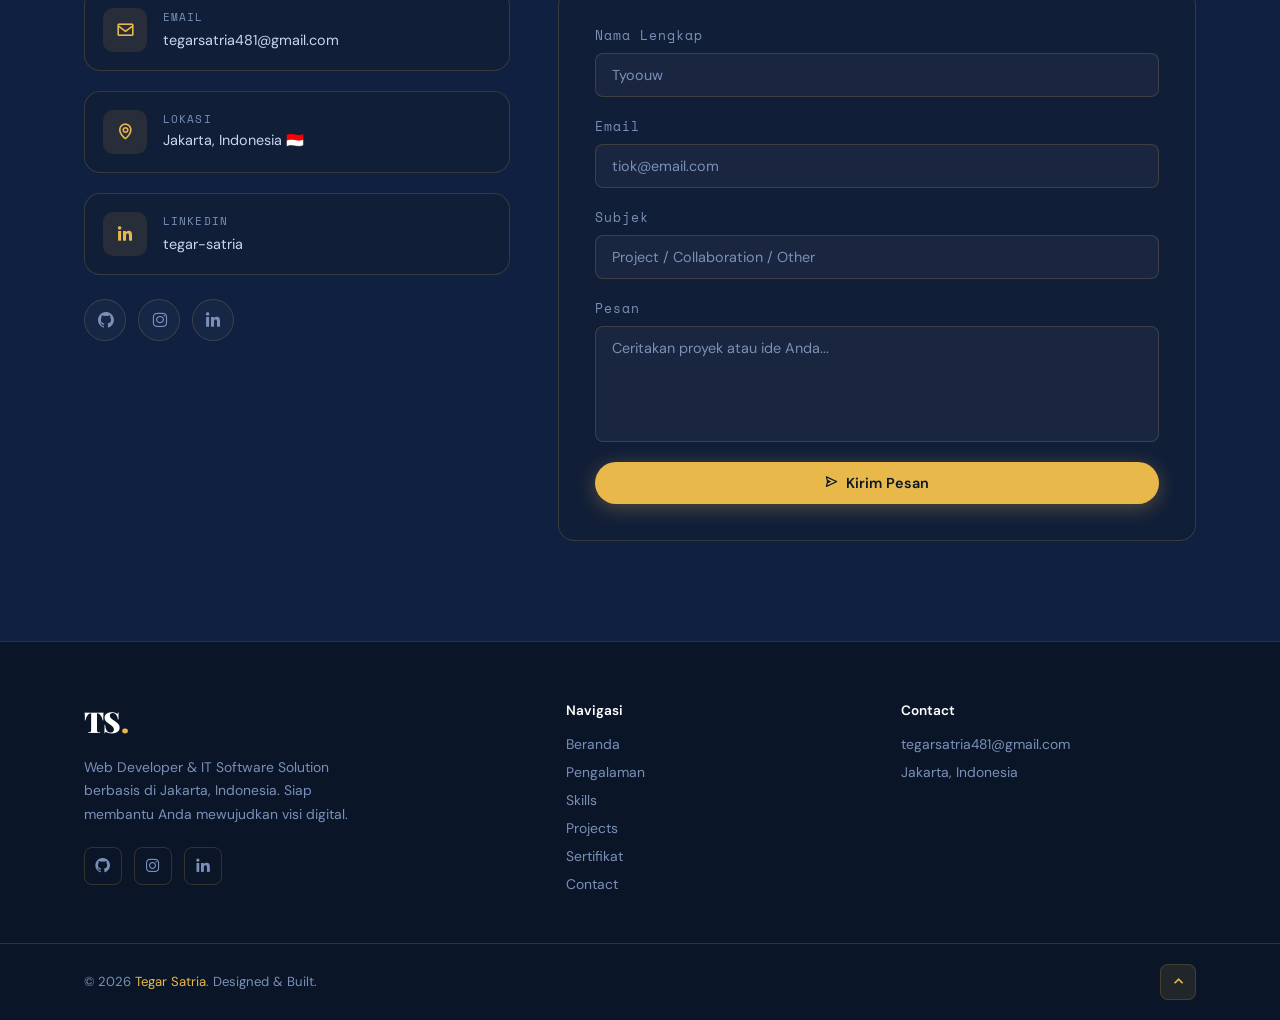
<file: index.html>
<!DOCTYPE html>
<html lang="id">
<head>
  <meta charset="UTF-8" />
  <meta name="viewport" content="width=device-width, initial-scale=1.0" />
  <title>Tegar Satria — Web Developer & IT Software Solution</title>
  <link rel="preconnect" href="https://fonts.googleapis.com">
  <link rel="preconnect" href="https://fonts.gstatic.com" crossorigin>
  <link href="https://fonts.googleapis.com/css2?family=Playfair+Display:wght@700;900&family=DM+Sans:wght@300;400;500;600&family=Space+Mono:wght@400;700&display=swap" rel="stylesheet">
  <link href='https://unpkg.com/boxicons@2.1.4/css/boxicons.min.css' rel='stylesheet'>
  <link rel="icon" type="image/png" href="img/ICON.png" />
  <link rel="stylesheet" href="style.css">
</head>
<body> 

  <!-- ===== CURSOR ===== -->
  <div class="cursor"></div>
  <div class="cursor-follower"></div>

  <!-- ===== NAVBAR ===== -->
  <header class="header" id="header">
    <a href="#home" class="logo">TS<span class="logo-dot">.</span></a>
    <nav class="navbar" id="navbar">
      <a href="#home" class="nav-link active">Beranda</a>
      <a href="#pengalaman" class="nav-link">Pengalaman</a>
      <a href="#skills" class="nav-link">Skills</a>
      <a href="#projects" class="nav-link">Projects</a>
      <a href="#sertifikat" class="nav-link">Sertifikat</a>
      <a href="#contact" class="nav-link">Contact</a>
    </nav>
    <a href="mailto:tegarsatria481@gmail.com" class="header-cta">Hire Me</a>
    <div class="hamburger" id="hamburger">
      <span></span><span></span><span></span>
    </div>
  </header>

  <!-- ===== HERO ===== -->
  <section class="hero" id="home">
    <div class="hero-bg-grid"></div>
    <div class="hero-glow"></div>
    <div class="hero-inner">
      <div class="hero-text">
        <p class="hero-tag"><span class="tag-dot"></span> Available for Work</p>
        <h1 class="hero-heading">
          Hi, I'm<br>
          <span class="hero-name">Tegar Satria</span>
        </h1>
        <div class="hero-role">
          <span class="role-static">Saya Seorang </span>
          <span class="role-typed" id="typed"></span>
          <span class="cursor-blink">|</span>
        </div>
        <p class="hero-desc">
          Pelajar <b>SMK Pangeran Wijaya Kusuma</b> yang bersemangat membangun solusi digital modern — dari frontend yang memukau hingga AI yang cerdas.
        </p>
        <div class="hero-actions">
          <a href="mailto:tegarsatria481@gmail.com" class="btn-primary">
            <i class='bx bx-send'></i> Hire Me
          </a>
          <a href="Sertifikat/CV Tegaru.pdf" class="btn-outline" target="_blank">
            <i class='bx bx-download'></i> Download CV
          </a>
        </div>
        <div class="hero-socials">
          <a href="https://www.linkedin.com/in/tegar-satria-814303299/" target="_blank" class="social-link" aria-label="LinkedIn">
            <i class='bx bxl-linkedin'></i>
          </a>
          <a href="https://www.instagram.com/tyooouw/" target="_blank" class="social-link" aria-label="Instagram">
            <i class='bx bxl-instagram'></i>
          </a>
          <a href="https://github.com/TegarSatriaaa" target="_blank" class="social-link" aria-label="GitHub">
            <i class='bx bxl-github'></i>
          </a>
          <!-- <a href="https://wa.me/6281312780212" target="_blank" class="social-link" aria-label="WhatsApp">
            <i class='bx bxl-whatsapp'></i>
          </a> -->
        </div>
      </div>
      <div class="hero-visual">
        <div class="hero-img-wrap">
          <div class="hero-img-ring"></div>
          <div class="hero-img-border"></div>
          <img src="img/TEGAR SATRIA.JPG" alt="Tegar Satria" class="hero-photo" />
          <div class="hero-badge badge-1">
            <i class='bx bx-code-alt'></i>
            <span>Web Dev</span>
          </div>
          <div class="hero-badge badge-2">
            <i class='bx bx-brain'></i>
            <span>AI Learner</span>
          </div>
          <div class="hero-badge badge-3">
            <i class='bx bx-palette'></i>
            <span>UI/UX</span>
          </div>
        </div>
        <div class="hero-stats">
          <div class="stat">
            <span class="stat-num">3+</span>
            <span class="stat-label">Projects</span>
          </div>
          <div class="stat-divider"></div>
          <div class="stat">
            <span class="stat-num">6+</span>
            <span class="stat-label">Sertifikat</span>
          </div>
          <div class="stat-divider"></div>
          <div class="stat">
            <span class="stat-num">LKS</span>
            <span class="stat-label">Harapan 1</span>
          </div>
        </div>
      </div>
    </div>
    <div class="hero-scroll">
      <span>Scroll</span>
      <div class="scroll-line"></div>
    </div>
  </section>

  <!-- ===== PENGALAMAN ===== -->
  <section class="section pengalaman" id="pengalaman">
    <div class="container">
      <div class="section-header">
        <span class="section-label">Timeline</span>
        <h2 class="section-title">Pengalaman <span class="accent">Saya</span></h2>
        <p class="section-sub">Perjalanan belajar dan berkembang yang membentuk saya menjadi developer saat ini.</p>
      </div>
      <div class="timeline">

        <div class="tl-item reveal">
          <div class="tl-left">
            <span class="tl-year">2019 – 2023</span>
          </div>
          <div class="tl-center">
            <div class="tl-dot"></div>
            <div class="tl-line"></div>
          </div>
          <div class="tl-right">
            <div class="tl-card">
              <div class="tl-icon"><i class='bx bx-book-open'></i></div>
              <h3>SMPN 112 Jakarta Utara</h3>
              <p>Dipercaya menjadi <b>Ketua Ekstrakurikuler</b> selama tiga tahun, Membangun jiwa kepemimpinan sejak dini.</p>
            </div>
          </div>
        </div>

        <div class="tl-item reveal">
          <div class="tl-left">
            <span class="tl-year">2024</span>
          </div>
          <div class="tl-center">
            <div class="tl-dot"></div>
            <div class="tl-line"></div>
          </div>
          <div class="tl-right">
            <div class="tl-card">
              <div class="tl-icon"><i class='bx bx-laptop'></i></div>
              <h3>SMKS Pangeran Wijaya Kusuma</h3>
              <ul>
                <li>Mewakili sekolah di <b>LKS</b> sebagai <b>Backend Developer</b> tingkat Jakarta Utara 2024.</li>
                <li>Meraih <b>Juara Harapan 1</b> pada LKS IT Software Solution tingkat Jakarta Utara 2025.</li>
                <li>PKL selama <b>6 bulan</b> di <b>PT Haleyora Powerindo</b> sebagai Apps Developer.</li>
              </ul>
            </div>
          </div>
        </div>

        <div class="tl-item reveal">
          <div class="tl-left">
            <span class="tl-year">2025</span>
          </div>
          <div class="tl-center">
            <div class="tl-dot"></div>
            <div class="tl-line"></div>
          </div>
          <div class="tl-right">
            <div class="tl-card">
              <div class="tl-icon"><i class='bx bx-brain'></i></div>
              <h3>Dicoding Camp × DBS AI</h3>
              <p>Lulus dari program intensif dengan fokus pada <b>Kecerdasan Buatan</b> dan Machine Learning — menguasai dasar AI, analisis data Python, dan logika pemrograman.</p>
            </div>
          </div>
        </div>

        <div class="tl-item reveal">
          <div class="tl-left">
            <span class="tl-year">2025</span>
          </div>
          <div class="tl-center">
            <div class="tl-dot"></div>
            <div class="tl-line"></div>
          </div>
          <div class="tl-right">
            <div class="tl-card">
              <div class="tl-icon"><i class='bx bx-briefcase'></i></div>
              <h3>Business Venture</h3>
              <p>Memulai bisnis dengan brand pribadi yang dirancang agar mudah dikenal dan disukai banyak konsumen. Mengaplikasikan kemampuan digital marketing & branding.</p>
            </div>
          </div>
        </div>

        <div class="tl-item reveal">
          <div class="tl-left">
            <span class="tl-year">Soon</span>
          </div>
          <div class="tl-center">
            <div class="tl-dot tl-dot-pulse"></div>
          </div>
          <div class="tl-right">
            <div class="tl-card tl-card-future">
              <div class="tl-icon"><i class='bx bx-rocket'></i></div>
              <h3>Perjalanan Berikutnya</h3>
              <p>Terus berkembang, terus berinovasi. Bab berikutnya sedang ditulis… 🚀</p>
            </div>
          </div>
        </div>

      </div>
    </div>
  </section>

  <!-- ===== SKILLS ===== -->
  <section class="section skills-section" id="skills">
    <div class="skills-bg-shape"></div>
    <div class="container">
      <div class="skills-grid">
        <div class="skills-left reveal">
          <span class="section-label">Kemampuan</span>
          <h2 class="section-title">Yang Bisa Saya<br><span class="accent">Lakukan</span></h2>
          <p>Dari tampilan website yang memukau hingga desain interaktif yang intuitif — saya siap membantu mewujudkan produk digital impian Anda.</p>
          <div class="skills-cta">
            <a href="mailto:tegarsatria481@gmail.com" class="btn-primary"><i class='bx bx-send'></i> Hire Me</a>
            <a href="Sertifikat/CV Tegaru.pdf" class="btn-outline" target="_blank"><i class='bx bx-download'></i> Download CV</a>
          </div>
          <div class="tech-stack">
            <span class="tech-item"><i class='bx bxl-html5'></i> HTML5</span>
            <span class="tech-item"><i class='bx bxl-css3'></i> CSS3</span>
            <span class="tech-item"><i class='bx bxl-javascript'></i> JavaScript</span>
            <span class="tech-item"><i class='bx bxl-python'></i> Python</span>
            <span class="tech-item"><i class='bx bxl-figma'></i> Figma</span>
            <span class="tech-item"><i class='bx bxl-git'></i> Git</span>
          </div>
        </div>
        <div class="skills-right">
          <div class="skill-card reveal">
            <div class="skill-card-icon"><i class='bx bx-code-curly'></i></div>
            <div class="skill-card-body">
              <h3>Frontend Development</h3>
              <p>Membangun website interaktif & responsif dengan HTML, CSS, dan JavaScript yang clean dan optimal.</p>
              <div class="skill-bar"><div class="skill-fill" style="--w:85%"></div></div>
              <a href="#projects" class="skill-link">Lihat Projects <i class='bx bx-right-arrow-alt'></i></a>
            </div>
          </div>
          <div class="skill-card reveal">
            <div class="skill-card-icon"><i class='bx bx-palette'></i></div>
            <div class="skill-card-body">
              <h3>UI/UX Design</h3>
              <p>Mendesain antarmuka modern di Figma dengan fokus pada user experience yang menyenangkan.</p>
              <div class="skill-bar"><div class="skill-fill" style="--w:75%"></div></div>
              <a href="https://www.figma.com/design/1DvTnSAVyyTPvyaEEGmyZq/" target="_blank" class="skill-link">Lihat Desain <i class='bx bx-right-arrow-alt'></i></a>
            </div>
          </div>
          <div class="skill-card reveal">
            <div class="skill-card-icon"><i class='bx bx-brain'></i></div>
            <div class="skill-card-body">
              <h3>AI & Data Analysis</h3>
              <p>Analisis data menggunakan Python & tools AI — hasil nyata dari Dicoding Camp × DBS.</p>
              <div class="skill-bar"><div class="skill-fill" style="--w:65%"></div></div>
              <a href="#sertifikat" class="skill-link">Lihat Sertifikat <i class='bx bx-right-arrow-alt'></i></a>
            </div>
          </div>
          <div class="skill-card reveal">
            <div class="skill-card-icon"><i class='bx bx-group'></i></div>
            <div class="skill-card-body">
              <h3>Team Collaboration</h3>
              <p>Berpengalaman kerja tim dengan metodologi Scrum & Agile dalam lingkungan profesional.</p>
              <div class="skill-bar"><div class="skill-fill" style="--w:90%"></div></div>
              <a href="#pengalaman" class="skill-link">Lihat Pengalaman <i class='bx bx-right-arrow-alt'></i></a>
            </div>
          </div>
        </div>
      </div>
    </div>
  </section>

  <!-- ===== PROJECTS ===== -->
  <section class="section" id="projects">
    <div class="container">
      <div class="section-header">
        <span class="section-label">Portfolio</span>
        <h2 class="section-title">My <span class="accent">Projects</span></h2>
        <p class="section-sub">Proyek-proyek yang saya bangun untuk mengasah dan membuktikan kemampuan saya.</p>
      </div>
      <div class="projects-grid">

        <div class="proj-card reveal">
          <div class="proj-top">
            <div class="proj-icon"><i class='bx bx-check-circle'></i></div>
            <div class="proj-links">
              <a href="https://tegarsatriaaa.github.io/Project-TodoLisr/" target="_blank" class="proj-link" title="Live Demo"><i class='bx bx-link-external'></i></a>
            </div>
          </div>
          <div class="proj-num">01</div>
          <h3 class="proj-title">To-Do List App</h3>
          <p class="proj-desc">Task manager interaktif dengan fitur tambah, hapus, dan tandai tugas selesai. Dibangun dengan HTML, CSS, dan JavaScript murni.</p>
          <div class="proj-tags">
            <span>HTML</span><span>CSS</span><span>JavaScript</span>
          </div>
          <a href="https://tegarsatriaaa.github.io/Project-TodoLisr/" target="_blank" class="proj-cta">
            Live Demo <i class='bx bx-right-arrow-alt'></i>
          </a>
        </div>

        <div class="proj-card proj-card-featured reveal">
          <div class="proj-top">
            <div class="proj-icon"><i class='bx bx-user-circle'></i></div>
            <div class="proj-links">
              <a href="https://tyzelyyardy.github.io/Portofolioku/" target="_blank" class="proj-link" title="Live Demo"><i class='bx bx-link-external'></i></a>
            </div>
          </div>
          <div class="proj-num">02</div>
          <h3 class="proj-title">Portfolio Website</h3>
          <p class="proj-desc">Website portfolio personal yang responsif untuk menampilkan skills, sertifikat, dan proyek. Fully responsive di semua device.</p>
          <div class="proj-tags">
            <span>HTML</span><span>CSS</span><span>JavaScript</span><span>Responsive</span>
          </div>
          <a href="https://tyzelyyardy.github.io/Portofolioku/" target="_blank" class="proj-cta">
            Live Demo <i class='bx bx-right-arrow-alt'></i>
          </a>
        </div>

        <div class="proj-card reveal">
          <div class="proj-top">
            <div class="proj-icon"><i class='bx bx-cloud'></i></div>
            <div class="proj-links">
              <a href="https://tegarsatriaaa.github.io/Project-Weather/" target="_blank" class="proj-link" title="Live Demo"><i class='bx bx-link-external'></i></a>
            </div>
          </div>
          <div class="proj-num">03</div>
          <h3 class="proj-title">Weather App</h3>
          <p class="proj-desc">Aplikasi cuaca real-time menggunakan API integration dengan UI yang bersih dan informatif. Menampilkan data cuaca akurat dari seluruh dunia.</p>
          <div class="proj-tags">
            <span>HTML</span><span>CSS</span><span>JavaScript</span><span>API</span>
          </div>
          <a href="https://tegarsatriaaa.github.io/Project-Weather/" target="_blank" class="proj-cta">
            Live Demo <i class='bx bx-right-arrow-alt'></i>
          </a>
        </div>

      </div>
    </div>
  </section>

  <!-- ===== SERTIFIKAT ===== -->
  <section class="section sertifikat-section" id="sertifikat">
    <div class="container">
      <div class="section-header">
        <span class="section-label">Kredensial</span>
        <h2 class="section-title">Sertifikat <span class="accent">Saya</span></h2>
        <p class="section-sub">Bukti nyata komitmen saya dalam terus belajar dan berkembang.</p>
      </div>
      <div class="sert-grid">

        <div class="sert-card reveal">
          <div class="sert-img-wrap">
            <img src="img/Sertifikat English.png" alt="Sertifikat English" />
            <div class="sert-overlay">
              <a href="Sertifikat/SERTIFICATE TEGAR - ENGLISH DICODING CAMP X DBS 2025.pdf" target="_blank" class="sert-view">
                <i class='bx bx-show'></i> Lihat PDF
              </a>
            </div>
          </div>
          <div class="sert-body">
            <span class="sert-issuer"><i class='bx bxs-badge-check'></i> Dicoding × DBS</span>
            <h3>English for Business Communication</h3>
            <p>2024</p>
          </div>
        </div>

        <div class="sert-card reveal">
          <div class="sert-img-wrap">
            <img src="img/Sertifikat Dasar AI.png" alt="Sertifikat AI" />
            <div class="sert-overlay">
              <a href="Sertifikat/Sertificate Dasar AI.pdf" target="_blank" class="sert-view">
                <i class='bx bx-show'></i> Lihat PDF
              </a>
            </div>
          </div>
          <div class="sert-body">
            <span class="sert-issuer"><i class='bx bxs-badge-check'></i> Dicoding × DBS</span>
            <h3>Belajar Dasar AI</h3>
            <p>Machine Learning — 2025</p>
          </div>
        </div>

        <div class="sert-card reveal">
          <div class="sert-img-wrap">
            <img src="img/Sertifikat Logika Pemograman.png" alt="Sertifikat Logika" />
            <div class="sert-overlay">
              <a href="Sertifikat/Sertificate Logic 101.pdf" target="_blank" class="sert-view">
                <i class='bx bx-show'></i> Lihat PDF
              </a>
            </div>
          </div>
          <div class="sert-body">
            <span class="sert-issuer"><i class='bx bxs-badge-check'></i> Dicoding × DBS</span>
            <h3>Logika Pemrograman Logic 101</h3>
            <p>Machine Learning — 2025</p>
          </div>
        </div>

        <div class="sert-card reveal">
          <div class="sert-img-wrap">
            <img src="img/Sertifikat Belajar Analisis Data Dengan Pyrhon.png" alt="Sertifikat Python" />
            <div class="sert-overlay">
              <a href="Sertifikat/Sertificatee Analisis Data Dengan Python.pdf" target="_blank" class="sert-view">
                <i class='bx bx-show'></i> Lihat PDF
              </a>
            </div>
          </div>
          <div class="sert-body">
            <span class="sert-issuer"><i class='bx bxs-badge-check'></i> Dicoding × DBS</span>
            <h3>Analisis Data dengan Python</h3>
            <p>Machine Learning — 2025</p>
          </div>
        </div>

        <div class="sert-card reveal">
          <div class="sert-img-wrap">
            <img src="img/Sertifikat_PKL.png" alt="Sertifikat PKL" />
            <div class="sert-overlay">
              <a href="Sertifikat/Sertifikat Magang A.N Tegar Satria.pdf" target="_blank" class="sert-view">
                <i class='bx bx-show'></i> Lihat PDF
              </a>
            </div>
          </div>
          <div class="sert-body">
            <span class="sert-issuer"><i class='bx bxs-badge-check'></i> Praktik Kerja Lapangan</span>
            <h3>Praktik Kerja PKL Di PT Haleyora Sebagai IT Developer.</h3>
            <p>2024-2025</p>
          </div>
        </div>    
        
        <div class="sert-card reveal">
          <div class="sert-img-wrap">
            <img src="img/Sertifikat Gamelab.png" alt="Sertifikat Pelatihan Gamelab" />
            <div class="sert-overlay">
              <a href="Sertifikat/Sertifikat Pelatihan Gamelab.pdf" target="_blank" class="sert-view">
                <i class='bx bx-show'></i> Lihat PDF
              </a>
            </div>
          </div>
          <div class="sert-body">
            <span class="sert-issuer"><i class='bx bxs-badge-check'></i> Gamelab Indonesia</span>
            <h3>Menyelesaikan pelatihan frontend dasar dengan fokus pada HTML, CSS, dan JavaScript — mencakup pembuatan tampilan web interaktif dan responsif.</h3>
            <p>Lulus - 2026</p>
          </div>
        </div>          

      </div>
    </div>
  </section>

  <!-- ===== ABOUT ===== -->
  <section class="section about-section" id="about">
    <div class="container">
      <div class="section-header">
        <span class="section-label">Tentang Saya</span>
        <h2 class="section-title">Kenali Saya <span class="accent">Lebih Dekat</span></h2>
      </div>
      <div class="about-grid">
        <div class="about-card reveal">
          <img src="img/foto garu.jpg" alt="Tegar Satria" />
          <div class="about-card-body">
            <h3>Tegar Satria</h3>
            <p class="about-role">Web Developer · IT Software Business Solution</p>
            <p class="about-exp"><i class='bx bxs-star'></i> 5+ Tahun Pengalaman Belajar</p>
            <div class="about-card-actions">
              <a href="mailto:tegarsatria481@gmail.com" class="btn-primary">Hire Me</a>
              <a href="Sertifikat/CV Tegaru.pdf" class="btn-outline" target="_blank">CV</a>
            </div>
          </div>
        </div>
        <div class="about-card reveal">
          <img src="img/foto front end.jpg" alt="Frontend" />
          <div class="about-card-body">
            <h3>Frontend Development</h3>
            <p class="about-role">HTML · CSS · JavaScript</p>
            <p class="about-exp"><i class='bx bxs-star'></i> Intermediate</p>
            <div class="about-card-actions">
              <a href="#contact" class="btn-primary">Contact</a>
              <a href="#projects" class="btn-outline">Projects</a>
            </div>
          </div>
        </div>
        <div class="about-card reveal">
          <img src="img/design.png" alt="UI/UX" />
          <div class="about-card-body">
            <h3>UI/UX Design</h3>
            <p class="about-role">Figma · Photoshop</p>
            <p class="about-exp"><i class='bx bxs-star'></i> Intermediate Level</p>
            <div class="about-card-actions">
              <a href="#contact" class="btn-primary">Contact</a>
              <a href="#projects" class="btn-outline">Portfolio</a>
            </div>
          </div>
        </div>
        <div class="about-card reveal">
          <img src="img/kerja smaa.png" alt="Teamwork" />
          <div class="about-card-body">
            <h3>Kolaborasi Tim</h3>
            <p class="about-role">Scrum · Agile · Git</p>
            <p class="about-exp"><i class='bx bxs-star'></i> Learning / Improving</p>
            <div class="about-card-actions">
              <a href="#contact" class="btn-primary">Contact</a>
              <a href="#pengalaman" class="btn-outline">Pengalaman</a>
            </div>
          </div>
        </div>
        <div class="about-card reveal">
          <img src="img/pantai.jpg" alt="Hobi" />
          <div class="about-card-body">
            <h3>Hobi & Minat</h3>
            <p class="about-role">Fotografi · Gaming · Traveling</p>
            <p class="about-exp"><i class='bx bxs-star'></i> Fun & Passion</p>
            <div class="about-card-actions">
              <a href="https://instagram.com/tyooouw" target="_blank" class="btn-primary">Instagram</a>
              <!-- <a href="https://wa.me/6281312780212" target="_blank" class="btn-outline">WhatsApp</a> -->
            </div>
          </div>
        </div>
      </div>
    </div>
  </section>

  <!-- ===== CONTACT ===== -->
  <section class="section contact-section" id="contact">
    <div class="container">
      <div class="section-header">
        <span class="section-label">Get In Touch</span>
        <h2 class="section-title">Mari <span class="accent">Berkolaborasi</span></h2>
        <p class="section-sub">Punya proyek menarik? Saya selalu terbuka untuk diskusi dan peluang baru.</p>
      </div>
      <div class="contact-grid">
        <div class="contact-info reveal">
          <div class="contact-item">
            <div class="contact-icon"><i class='bx bx-envelope'></i></div>
            <div>
              <span>Email</span>
              <a href="mailto:tegarsatria481@gmail.com">tegarsatria481@gmail.com</a>
            </div>
          </div>
          <!-- <div class="contact-item">
            <div class="contact-icon"><i class='bx bxl-whatsapp'></i></div>
            <div>
              <span>WhatsApp</span>
              <a href="https://wa.me/6281312780212" target="_blank">+62 813-1278-0212</a>
            </div>
          </div> -->
          <div class="contact-item">
            <div class="contact-icon"><i class='bx bx-map'></i></div>
            <div>
              <span>Lokasi</span>
              <p>Jakarta, Indonesia 🇮🇩</p>
            </div>
          </div>
          <div class="contact-item">
            <div class="contact-icon"><i class='bx bxl-linkedin'></i></div>
            <div>
              <span>LinkedIn</span>
              <a href="https://www.linkedin.com/in/tegar-satria-814303299/" target="_blank">tegar-satria</a>
            </div>
          </div>
          <div class="contact-socials">
            <a href="https://github.com/TegarSatriaaa" target="_blank" class="social-link"><i class='bx bxl-github'></i></a>
            <a href="https://www.instagram.com/tyooouw/" target="_blank" class="social-link"><i class='bx bxl-instagram'></i></a>
            <a href="https://www.linkedin.com/in/tegar-satria-814303299/" target="_blank" class="social-link"><i class='bx bxl-linkedin'></i></a>
            <!-- <a href="https://wa.me/6281312780212" target="_blank" class="social-link"><i class='bx bxl-whatsapp'></i></a> -->
          </div>
        </div>
        <form class="contact-form reveal" id="contactForm">
          <div class="form-group">
            <label for="name">Nama Lengkap</label>
            <input type="text" id="name" placeholder="Tyoouw" required />
          </div>
          <div class="form-group">
            <label for="email">Email</label>
            <input type="email" id="email" placeholder="tiok@email.com" required />
          </div>
          <div class="form-group">
            <label for="subject">Subjek</label>
            <input type="text" id="subject" placeholder="Project / Collaboration / Other" />
          </div>
          <div class="form-group">
            <label for="message">Pesan</label>
            <textarea id="message" rows="5" placeholder="Ceritakan proyek atau ide Anda..." required></textarea>
          </div>
          <button type="submit" class="btn-primary form-submit">
            <i class='bx bx-send'></i> Kirim Pesan
          </button>
        </form>
      </div>
    </div>
  </section>

  <!-- ===== FOOTER ===== -->
  <footer class="footer">
    <div class="footer-top">
      <div class="container footer-inner">
        <div class="footer-brand">
          <a href="#home" class="logo">TS<span class="logo-dot">.</span></a>
          <p>Web Developer & IT Software Solution berbasis di Jakarta, Indonesia. Siap membantu Anda mewujudkan visi digital.</p>
          <div class="footer-socials">
            <a href="https://github.com/TegarSatriaaa" target="_blank"><i class='bx bxl-github'></i></a>
            <a href="https://www.instagram.com/tyooouw/" target="_blank"><i class='bx bxl-instagram'></i></a>
            <a href="https://www.linkedin.com/in/tegar-satria-814303299/" target="_blank"><i class='bx bxl-linkedin'></i></a>
            <!-- <a href="https://wa.me/6281312780212" target="_blank"><i class='bx bxl-whatsapp'></i></a> -->
          </div>
        </div>
        <div class="footer-links">
          <h4>Navigasi</h4>
          <a href="#home">Beranda</a>
          <a href="#pengalaman">Pengalaman</a>
          <a href="#skills">Skills</a>
          <a href="#projects">Projects</a>
          <a href="#sertifikat">Sertifikat</a>
          <a href="#contact">Contact</a>
        </div>
        <div class="footer-links">
          <h4>Contact</h4>
          <a href="mailto:tegarsatria481@gmail.com">tegarsatria481@gmail.com</a>
          <!-- <a href="https://wa.me/6281312780212" target="_blank">+62 813-1278-0212</a> -->
          <p>Jakarta, Indonesia</p>
        </div>
      </div>
    </div>
    <div class="footer-bottom">
      <div class="container">
        <p>© 2026 <span>Tegar Satria</span>. Designed & Built.</p>
        <a href="#home" class="back-top"><i class='bx bx-chevron-up'></i></a>
      </div>
    </div>
  </footer>

  <script src="script.js"></script>
</body>
</html>
</file>
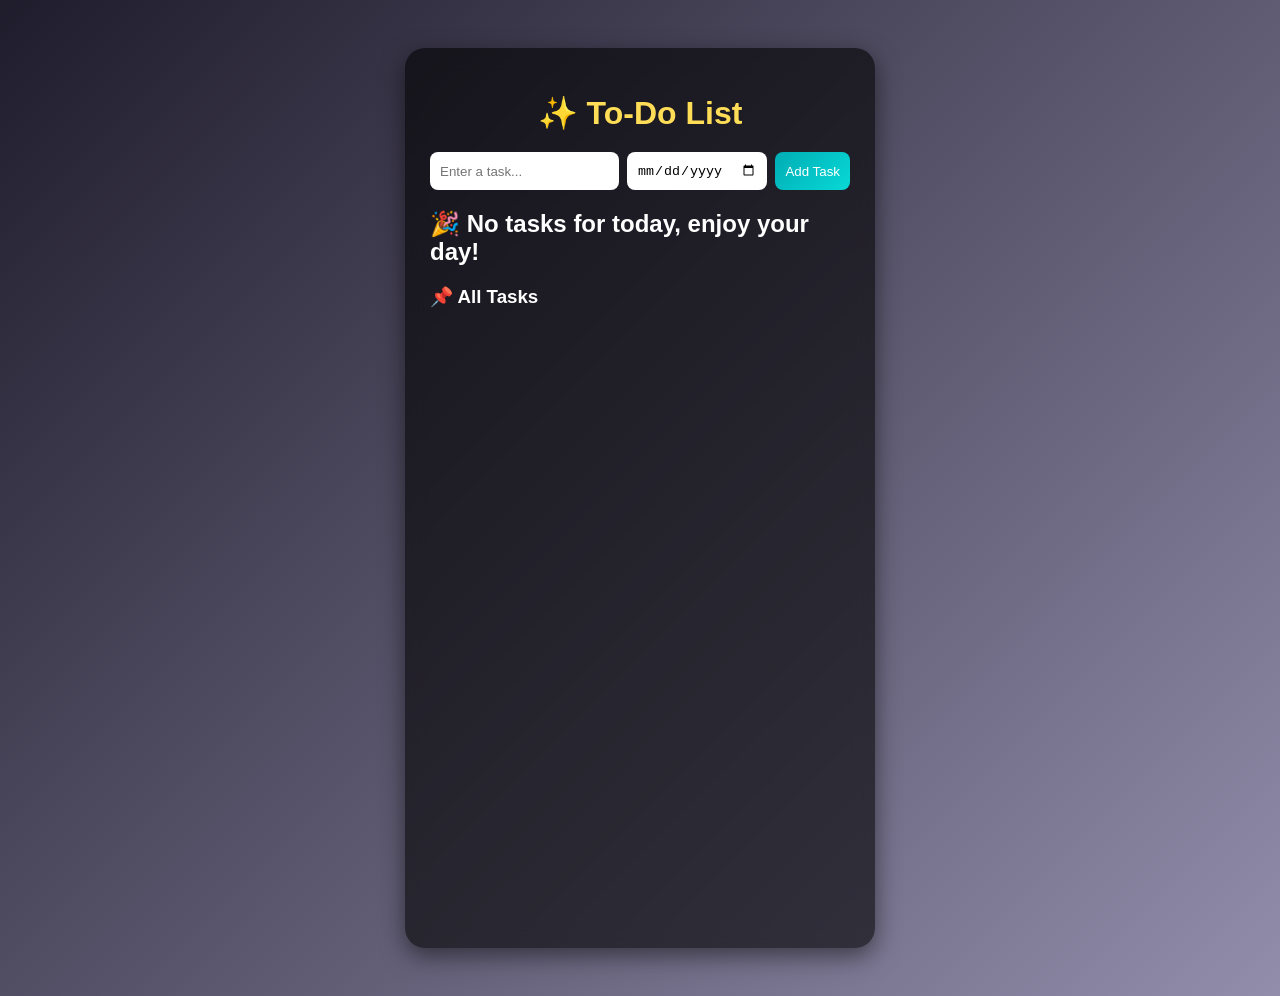
<file: project/To do list/index.html>
<!DOCTYPE html>
<html lang="en">
<head>
  <meta charset="UTF-8">
  <meta name="viewport" content="width=device-width, initial-scale=1.0">
  <title>To-Do List</title>
  <link rel="stylesheet" href="style.css">
</head>
<body>
  <div class="container">
    <h1>✨ To-Do List</h1>

    <div class="input-section">
      <input type="text" id="taskInput" placeholder="Enter a task...">
      <input type="date" id="taskDate">
      <button id="addTaskBtn">Add Task</button>
    </div>

    <h2 id="todayTask">🎯 Today’s Task: None</h2>

    <h3>📌 All Tasks</h3>
    <ul id="taskList"></ul>
  </div>

  <script src="script.js"></script>
</body>
</html>
</file>
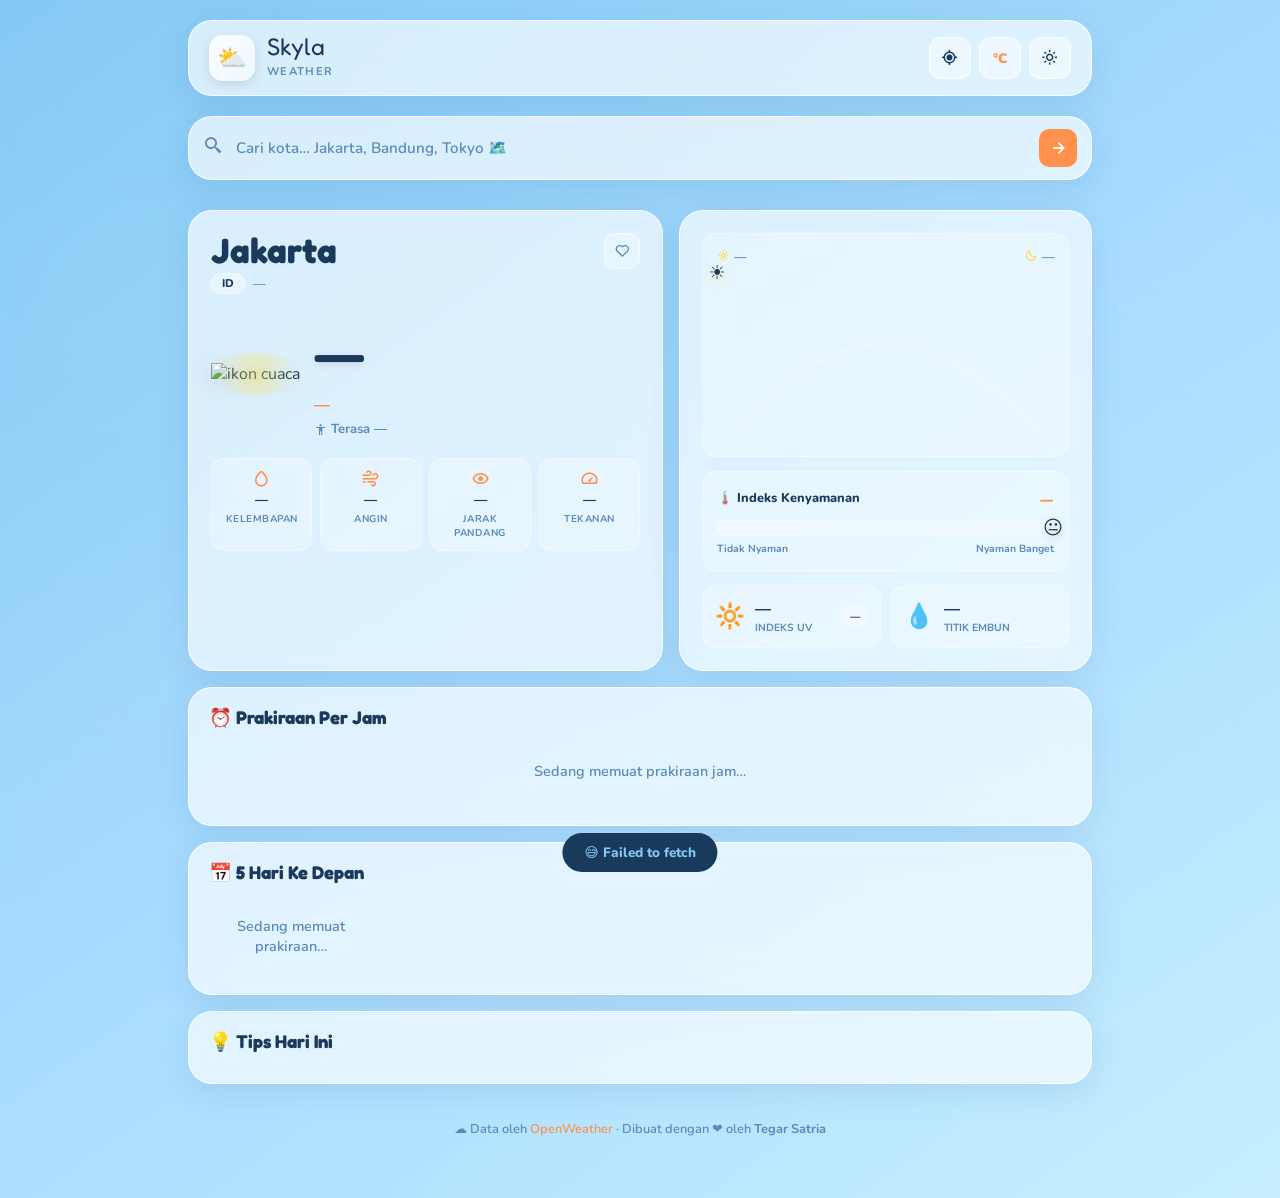
<file: project/Weather apps/index.html>
<!DOCTYPE html>
<html lang="id">
<head>
  <meta charset="UTF-8" />
  <meta name="viewport" content="width=device-width, initial-scale=1.0" />
  <title>Skyla Weather ☁️</title>
  <link rel="preconnect" href="https://fonts.googleapis.com">
  <link rel="preconnect" href="https://fonts.gstatic.com" crossorigin>
  <link href="https://fonts.googleapis.com/css2?family=Nunito:wght@400;600;700;800;900&family=Fredoka+One&display=swap" rel="stylesheet">
  <link href="https://unpkg.com/boxicons@2.1.4/css/boxicons.min.css" rel="stylesheet">
  <link rel="stylesheet" href="style.css" />
</head>
<body class="weather-default">

  <!-- Animated background canvas -->
  <canvas id="bgCanvas"></canvas>

  <!-- Floating weather particles -->
  <div class="particles" id="particles"></div>

  <div class="app">

    <!-- ===== HEADER ===== -->
    <header class="header">
      <div class="brand">
        <div class="brand-icon">
          <span class="brand-emoji" id="brandEmoji">⛅</span>
        </div>
        <div class="brand-text">
          <span class="brand-name">Skyla</span>
          <span class="brand-sub">Weather</span>
        </div>
      </div>
      <div class="header-actions">
        <button id="useLocation" class="action-btn" title="Pakai lokasiku">
          <i class='bx bx-current-location'></i>
          <span class="btn-tooltip">Lokasimu</span>
        </button>
        <button id="toggleUnits" class="action-btn unit-btn" title="Toggle °C / °F">
          <span id="unitLabel">°C</span>
        </button>
        <button id="toggleTheme" class="action-btn" title="Mode Terang/Gelap">
          <i class='bx bx-sun' id="themeIcon"></i>
        </button>
      </div>
    </header>

    <!-- ===== SEARCH ===== -->
    <section class="search-section">
      <div class="search-wrap">
        <div class="search-box">
          <div class="search-icon"><i class='bx bx-search-alt-2'></i></div>
          <input
            id="cityInput"
            type="text"
            placeholder="Cari kota… Jakarta, Bandung, Tokyo 🗺️"
            autocomplete="off"
          />
          <button id="searchBtn" class="search-btn">
            <i class='bx bx-right-arrow-alt'></i>
          </button>
        </div>
        <div id="autocompleteDropdown" class="autocomplete-drop"></div>
      </div>
      <div id="recentChips" class="recent-chips"></div>
    </section>

    <!-- ===== MAIN WEATHER CARD ===== -->
    <main class="weather-main" id="weatherCard" aria-live="polite">

      <!-- Kiri: Info utama -->
      <div class="main-left">
        <div class="location-row">
          <div class="location-info">
            <h2 class="city-name" id="cityName">Jakarta</h2>
            <div class="location-meta">
              <span class="country-badge" id="countryBadge">ID</span>
              <span class="local-time" id="localTime">—</span>
            </div>
          </div>
          <button class="fav-btn" id="favBtn" title="Simpan favorit">
            <i class='bx bx-heart' id="favIcon"></i>
          </button>
        </div>

        <div class="temp-display">
          <div class="weather-icon-wrap">
            <img id="weatherIcon" class="weather-icon" alt="ikon cuaca" />
            <div class="icon-glow" id="iconGlow"></div>
          </div>
          <div class="temp-info">
            <div class="temp-big" id="tempBig">—</div>
            <div class="weather-desc" id="weatherDesc">—</div>
            <div class="feels-like" id="feelsLike">
              <i class='bx bx-body'></i> Terasa —
            </div>
          </div>
        </div>

        <!-- Mini stats row -->
        <div class="mini-stats">
          <div class="mini-stat">
            <i class='bx bx-droplet'></i>
            <span id="humidityVal">—</span>
            <label>Kelembapan</label>
          </div>
          <div class="mini-stat">
            <i class='bx bx-wind'></i>
            <span id="windVal">—</span>
            <label>Angin</label>
          </div>
          <div class="mini-stat">
            <i class='bx bx-show'></i>
            <span id="visibilityVal">—</span>
            <label>Jarak Pandang</label>
          </div>
          <div class="mini-stat">
            <i class='bx bx-tachometer'></i>
            <span id="pressureVal">—</span>
            <label>Tekanan</label>
          </div>
        </div>
      </div>

      <!-- Kanan: Detail + comfort -->
      <div class="main-right">

        <!-- Sun arc -->
        <div class="sun-arc-card">
          <div class="sun-arc-label">
            <span><i class='bx bx-sun'></i> <span id="sunriseVal">—</span></span>
            <span><i class='bx bx-moon'></i> <span id="sunsetVal">—</span></span>
          </div>
          <div class="sun-arc-track">
            <svg viewBox="0 0 200 100" class="arc-svg">
              <path d="M 10 95 Q 100 -10 190 95" fill="none" stroke="rgba(255,255,255,0.15)" stroke-width="3" stroke-linecap="round"/>
              <path id="arcProgress" d="M 10 95 Q 100 -10 190 95" fill="none" stroke="url(#arcGrad)" stroke-width="3" stroke-linecap="round" stroke-dasharray="230" stroke-dashoffset="230"/>
              <defs>
                <linearGradient id="arcGrad" x1="0%" y1="0%" x2="100%" y2="0%">
                  <stop offset="0%" style="stop-color:#FFD93D"/>
                  <stop offset="100%" style="stop-color:#FF914D"/>
                </linearGradient>
              </defs>
            </svg>
            <div class="sun-ball" id="sunBall">☀️</div>
          </div>
        </div>

        <!-- Comfort meter -->
        <div class="comfort-card">
          <div class="comfort-header">
            <span class="comfort-title">🌡️ Indeks Kenyamanan</span>
            <span class="comfort-val" id="comfortVal">—</span>
          </div>
          <div class="comfort-track">
            <div class="comfort-fill" id="comfortFill"></div>
            <div class="comfort-emoji" id="comfortEmoji">😐</div>
          </div>
          <div class="comfort-labels">
            <span>Tidak Nyaman</span><span>Nyaman Banget</span>
          </div>
        </div>

        <!-- UV & AQI -->
        <div class="extra-cards">
          <div class="extra-card">
            <div class="extra-icon">🔆</div>
            <div class="extra-info">
              <span class="extra-val" id="uvVal">—</span>
              <span class="extra-label">Indeks UV</span>
            </div>
            <div class="extra-badge" id="uvBadge">—</div>
          </div>
          <div class="extra-card">
            <div class="extra-icon">💧</div>
            <div class="extra-info">
              <span class="extra-val" id="dewVal">—</span>
              <span class="extra-label">Titik Embun</span>
            </div>
          </div>
        </div>

      </div>
    </main>

    <!-- ===== HOURLY FORECAST ===== -->
    <section class="hourly-section" id="hourlySection">
      <div class="section-title-row">
        <h3 class="section-title">⏰ Prakiraan Per Jam</h3>
      </div>
      <div class="hourly-scroll" id="hourlyScroll">
        <div class="hourly-placeholder">
          <span>Sedang memuat prakiraan jam…</span>
        </div>
      </div>
    </section>

    <!-- ===== 5-DAY FORECAST ===== -->
    <section class="forecast-section" id="forecastSection">
      <div class="section-title-row">
        <h3 class="section-title">📅 5 Hari Ke Depan</h3>
      </div>
      <div class="forecast-grid" id="forecastGrid">
        <div class="forecast-placeholder">
          <span>Sedang memuat prakiraan…</span>
        </div>
      </div>
    </section>

    <!-- ===== REKOMENDASI ===== -->
    <section class="reco-section" id="recoSection">
      <div class="section-title-row">
        <h3 class="section-title">💡 Tips Hari Ini</h3>
      </div>
      <div class="reco-grid" id="recoGrid"></div>
    </section>

    <!-- ===== FAVORIT ===== -->
    <section class="fav-section" id="favSection" style="display:none">
      <div class="section-title-row">
        <h3 class="section-title">❤️ Kota Favorit</h3>
        <button class="clear-fav-btn" id="clearFavBtn">Hapus Semua</button>
      </div>
      <div class="fav-chips" id="favChips"></div>
    </section>

    <!-- ===== FOOTER ===== -->
    <footer class="footer">
      <p>☁️ Data oleh <a href="https://openweathermap.org" target="_blank">OpenWeather</a> · Dibuat dengan ❤️ oleh <strong>Tegar Satria</strong></p>
    </footer>
  </div>

  <!-- Loading overlay -->
  <div class="loading-overlay" id="loadingOverlay">
    <div class="loading-card">
      <div class="loading-spin">
        <span>🌍</span>
      </div>
      <p id="loadingText">Sedang mencari cuaca…</p>
    </div>
  </div>

  <!-- Toast -->
  <div class="toast" id="toast"></div>

  <script src="script.js"></script>
</body>
</html>
</file>
<file: style.css>
/* ===================================================
   TEGAR SATRIA — PORTFOLIO
   Theme: Elegant Modern · Navy · Gold · White
   =================================================== */

/* ===== VARIABLES ===== */
:root {
  --navy:       #0a1628;
  --navy-mid:   #0f2040;
  --navy-light: #162b52;
  --navy-card:  #111e38;
  --gold:       #e8b84b;
  --gold-light: #f5d080;
  --gold-dim:   #b8923c;
  --white:      #ffffff;
  --off-white:  #f0f4ff;
  --text:       #c8d6f0;
  --text-muted: #7a90b8;
  --border:     rgba(232,184,75,0.18);
  --glow:       rgba(232,184,75,0.12);

  --font-display: 'Playfair Display', serif;
  --font-body:    'DM Sans', sans-serif;
  --font-mono:    'Space Mono', monospace;

  --radius:   16px;
  --radius-sm: 8px;
  --shadow:   0 8px 40px rgba(0,0,0,0.35);
  --shadow-gold: 0 0 30px rgba(232,184,75,0.2);
  --transition: 0.35s cubic-bezier(0.4,0,0.2,1);
}

/* ===== RESET ===== */
*, *::before, *::after { box-sizing: border-box; margin: 0; padding: 0; }
html { scroll-behavior: smooth; }
body {
  font-family: var(--font-body);
  background: var(--navy);
  color: var(--text);
  overflow-x: hidden;
  cursor: none;
}
img { display: block; width: 100%; }
a { text-decoration: none; color: inherit; }
ul { list-style: none; }
button { cursor: pointer; border: none; background: none; font-family: inherit; }

/* ===== CUSTOM CURSOR ===== */
.cursor {
  position: fixed; top: 0; left: 0;
  width: 10px; height: 10px;
  background: var(--gold);
  border-radius: 50%;
  pointer-events: none; z-index: 9999;
  transform: translate(-50%,-50%);
  transition: transform 0.05s;
}
.cursor-follower {
  position: fixed; top: 0; left: 0;
  width: 36px; height: 36px;
  border: 1.5px solid var(--gold);
  border-radius: 50%;
  pointer-events: none; z-index: 9998;
  transform: translate(-50%,-50%);
  transition: transform 0.15s, width 0.3s, height 0.3s, opacity 0.3s;
  opacity: 0.6;
}
body a:hover ~ .cursor, body button:hover ~ .cursor { transform: translate(-50%,-50%) scale(2); }

/* ===== SCROLLBAR ===== */
::-webkit-scrollbar { width: 6px; }
::-webkit-scrollbar-track { background: var(--navy); }
::-webkit-scrollbar-thumb { background: var(--gold-dim); border-radius: 3px; }

/* ===== SELECTION ===== */
::selection { background: var(--gold); color: var(--navy); }

/* ===== UTILITIES ===== */
.container { max-width: 1160px; margin: 0 auto; padding: 0 24px; }
.section { padding: 100px 0; position: relative; }
.accent { color: var(--gold); }

.section-header { text-align: center; margin-bottom: 64px; }
.section-label {
  display: inline-block;
  font-family: var(--font-mono);
  font-size: 0.75rem;
  letter-spacing: 0.2em;
  text-transform: uppercase;
  color: var(--gold);
  border: 1px solid var(--border);
  padding: 6px 16px;
  border-radius: 50px;
  margin-bottom: 16px;
  background: rgba(232,184,75,0.06);
}
.section-title {
  font-family: var(--font-display);
  font-size: clamp(2rem, 4vw, 3rem);
  color: var(--white);
  line-height: 1.15;
  margin-bottom: 16px;
}
.section-sub {
  color: var(--text-muted);
  font-size: 1rem;
  max-width: 520px;
  margin: 0 auto;
  line-height: 1.7;
}

/* ===== BUTTONS ===== */
.btn-primary {
  display: inline-flex; align-items: center; gap: 8px;
  background: var(--gold);
  color: var(--navy);
  font-weight: 600;
  font-size: 0.9rem;
  padding: 12px 28px;
  border-radius: 50px;
  transition: var(--transition);
  box-shadow: 0 4px 20px rgba(232,184,75,0.3);
}
.btn-primary:hover {
  background: var(--gold-light);
  transform: translateY(-2px);
  box-shadow: 0 8px 30px rgba(232,184,75,0.45);
}
.btn-outline {
  display: inline-flex; align-items: center; gap: 8px;
  background: transparent;
  color: var(--gold);
  font-weight: 600;
  font-size: 0.9rem;
  padding: 11px 28px;
  border-radius: 50px;
  border: 1.5px solid var(--gold);
  transition: var(--transition);
}
.btn-outline:hover {
  background: rgba(232,184,75,0.1);
  transform: translateY(-2px);
}

/* ===== HEADER ===== */
.header {
  position: fixed; top: 0; left: 0; width: 100%;
  z-index: 900;
  display: flex; align-items: center;
  padding: 0 40px;
  height: 72px;
  transition: var(--transition);
}
.header.scrolled {
  background: rgba(10,22,40,0.95);
  backdrop-filter: blur(20px);
  border-bottom: 1px solid var(--border);
}
.logo {
  font-family: var(--font-display);
  font-size: 1.6rem;
  color: var(--white);
  font-weight: 900;
  letter-spacing: -0.02em;
}
.logo-dot { color: var(--gold); }
.navbar {
  display: flex; align-items: center;
  gap: 8px;
  margin-left: auto; margin-right: 32px;
}
.nav-link {
  font-size: 0.875rem;
  font-weight: 500;
  color: var(--text-muted);
  padding: 8px 14px;
  border-radius: 6px;
  transition: var(--transition);
}
.nav-link:hover, .nav-link.active {
  color: var(--white);
  background: rgba(255,255,255,0.05);
}
.header-cta {
  background: var(--gold);
  color: var(--navy);
  font-weight: 700;
  font-size: 0.85rem;
  padding: 10px 22px;
  border-radius: 50px;
  transition: var(--transition);
  white-space: nowrap;
}
.header-cta:hover { background: var(--gold-light); transform: translateY(-1px); }
.hamburger { display: none; flex-direction: column; gap: 5px; cursor: pointer; margin-left: 20px; }
.hamburger span { display: block; width: 24px; height: 2px; background: var(--white); border-radius: 2px; transition: var(--transition); }
.hamburger.active span:nth-child(1) { transform: rotate(45deg) translate(5px,5px); }
.hamburger.active span:nth-child(2) { opacity: 0; }
.hamburger.active span:nth-child(3) { transform: rotate(-45deg) translate(5px,-5px); }

/* ===== HERO ===== */
.hero {
  min-height: 100vh;
  display: flex; align-items: center;
  padding: 100px 40px 60px;
  position: relative;
  overflow: hidden;
}
.hero-bg-grid {
  position: absolute; inset: 0;
  background-image: linear-gradient(rgba(232,184,75,0.04) 1px, transparent 1px),
                    linear-gradient(90deg, rgba(232,184,75,0.04) 1px, transparent 1px);
  background-size: 60px 60px;
  pointer-events: none;
}
.hero-glow {
  position: absolute;
  top: -200px; right: -200px;
  width: 700px; height: 700px;
  background: radial-gradient(circle, rgba(232,184,75,0.1) 0%, transparent 70%);
  pointer-events: none;
}
.hero-inner {
  display: grid;
  grid-template-columns: 1fr 1fr;
  gap: 64px;
  align-items: center;
  max-width: 1160px;
  margin: 0 auto;
  width: 100%;
}
.hero-tag {
  display: inline-flex; align-items: center; gap: 8px;
  font-family: var(--font-mono);
  font-size: 0.75rem;
  color: var(--gold);
  letter-spacing: 0.1em;
  margin-bottom: 20px;
}
.tag-dot {
  width: 8px; height: 8px;
  background: var(--gold);
  border-radius: 50%;
  animation: pulse-dot 1.5s infinite;
}
@keyframes pulse-dot {
  0%, 100% { opacity: 1; transform: scale(1); }
  50% { opacity: 0.5; transform: scale(0.7); }
}
.hero-heading {
  font-family: var(--font-display);
  font-size: clamp(2.5rem, 5vw, 4.2rem);
  color: var(--white);
  line-height: 1.1;
  margin-bottom: 16px;
}
.hero-name { color: var(--gold); display: block; }
.hero-role {
  font-size: 1.2rem;
  color: var(--text-muted);
  margin-bottom: 24px;
  font-weight: 400;
}
.role-typed { color: var(--gold); font-weight: 600; }
.cursor-blink {
  color: var(--gold);
  animation: blink 0.8s infinite;
}
@keyframes blink { 0%,100%{opacity:1} 50%{opacity:0} }
.hero-desc {
  font-size: 1rem;
  line-height: 1.8;
  color: var(--text-muted);
  margin-bottom: 36px;
  max-width: 480px;
}
.hero-desc b { color: var(--text); }
.hero-actions { display: flex; gap: 16px; flex-wrap: wrap; margin-bottom: 36px; }
.hero-socials { display: flex; gap: 12px; }
.social-link {
  display: flex; align-items: center; justify-content: center;
  width: 42px; height: 42px;
  border: 1px solid var(--border);
  border-radius: 50%;
  color: var(--text-muted);
  font-size: 1.2rem;
  transition: var(--transition);
  background: rgba(255,255,255,0.03);
}
.social-link:hover {
  border-color: var(--gold);
  color: var(--gold);
  background: rgba(232,184,75,0.08);
  transform: translateY(-3px);
}

/* Hero visual */
.hero-visual { display: flex; flex-direction: column; align-items: center; gap: 24px; }
.hero-img-wrap {
  position: relative;
  width: 340px; height: 340px;
  flex-shrink: 0;
}
.hero-img-ring {
  position: absolute; inset: -12px;
  border: 2px solid transparent;
  border-radius: 50%;
  border-top-color: var(--gold);
  border-right-color: var(--gold);
  animation: spin 8s linear infinite;
}
.hero-img-border {
  position: absolute; inset: -4px;
  border: 1px solid var(--border);
  border-radius: 50%;
}
@keyframes spin { to { transform: rotate(360deg); } }
.hero-photo {
  width: 100%; height: 100%;
  object-fit: cover;
  border-radius: 50%;
  border: 4px solid var(--navy-card);
  filter: brightness(1.05) contrast(1.05);
}
.hero-badge {
  position: absolute;
  display: flex; align-items: center; gap: 6px;
  background: var(--navy-card);
  border: 1px solid var(--border);
  border-radius: 50px;
  padding: 8px 14px;
  font-size: 0.78rem;
  font-weight: 600;
  color: var(--white);
  white-space: nowrap;
  box-shadow: var(--shadow);
  animation: float 3s ease-in-out infinite;
}
.hero-badge i { color: var(--gold); font-size: 1rem; }
.badge-1 { top: 10px; right: -30px; animation-delay: 0s; }
.badge-2 { bottom: 30px; right: -40px; animation-delay: 0.7s; }
.badge-3 { top: 50%; left: -40px; transform: translateY(-50%); animation-delay: 1.4s; }
@keyframes float { 0%,100%{transform:translateY(0)} 50%{transform:translateY(-8px)} }
.badge-3 { animation: float-left 3s ease-in-out infinite; animation-delay: 1.4s; }
@keyframes float-left {
  0%,100%{transform:translateY(-50%) translateX(0)}
  50%{transform:translateY(-50%) translateX(-6px)}
}
.hero-stats {
  display: flex; align-items: center; gap: 24px;
  background: var(--navy-card);
  border: 1px solid var(--border);
  border-radius: var(--radius);
  padding: 16px 28px;
  width: 100%;
}
.stat { text-align: center; }
.stat-num { display: block; font-family: var(--font-display); font-size: 1.5rem; color: var(--gold); font-weight: 700; }
.stat-label { font-size: 0.7rem; color: var(--text-muted); text-transform: uppercase; letter-spacing: 0.1em; font-family: var(--font-mono); }
.stat-divider { width: 1px; height: 36px; background: var(--border); }

/* Hero scroll */
.hero-scroll {
  position: absolute; bottom: 32px; left: 50%;
  transform: translateX(-50%);
  display: flex; flex-direction: column; align-items: center; gap: 8px;
  font-family: var(--font-mono); font-size: 0.65rem; color: var(--text-muted);
  letter-spacing: 0.15em; text-transform: uppercase;
  animation: fade-bob 2s ease-in-out infinite;
}
.scroll-line { width: 1px; height: 40px; background: linear-gradient(to bottom, var(--gold), transparent); }
@keyframes fade-bob { 0%,100%{opacity:0.6;transform:translateX(-50%) translateY(0)} 50%{opacity:1;transform:translateX(-50%) translateY(4px)} }

/* ===== REVEAL ANIMATION ===== */
.reveal { opacity: 0; transform: translateY(30px); transition: opacity 0.7s ease, transform 0.7s ease; }
.reveal.visible { opacity: 1; transform: translateY(0); }

/* ===== PENGALAMAN / TIMELINE ===== */
.pengalaman { background: var(--navy-mid); }
.timeline { display: flex; flex-direction: column; gap: 0; }
.tl-item {
  display: grid;
  grid-template-columns: 100px 40px 1fr;
  gap: 0 16px;
  align-items: start;
}
.tl-left { text-align: right; padding-top: 18px; }
.tl-year {
  font-family: var(--font-mono);
  font-size: 0.75rem;
  color: var(--gold);
  letter-spacing: 0.08em;
  white-space: nowrap;
}
.tl-center { display: flex; flex-direction: column; align-items: center; }
.tl-dot {
  width: 16px; height: 16px;
  border-radius: 50%;
  border: 2px solid var(--gold);
  background: var(--navy);
  box-shadow: 0 0 0 4px rgba(232,184,75,0.12);
  margin-top: 20px; flex-shrink: 0;
  z-index: 1;
}
.tl-dot-pulse {
  animation: pulse-ring 1.5s ease-in-out infinite;
}
@keyframes pulse-ring {
  0%,100%{box-shadow:0 0 0 4px rgba(232,184,75,0.12)}
  50%{box-shadow:0 0 0 10px rgba(232,184,75,0.04)}
}
.tl-line {
  width: 2px; flex: 1; min-height: 40px;
  background: linear-gradient(to bottom, var(--gold-dim), rgba(232,184,75,0.15));
  margin: 4px 0;
}
.tl-right { padding-bottom: 40px; }
.tl-card {
  background: var(--navy-card);
  border: 1px solid var(--border);
  border-radius: var(--radius);
  padding: 24px 28px;
  transition: var(--transition);
  position: relative;
  overflow: hidden;
}
.tl-card::before {
  content: '';
  position: absolute; left: 0; top: 0; bottom: 0; width: 3px;
  background: linear-gradient(to bottom, var(--gold), transparent);
  border-radius: 3px 0 0 3px;
}
.tl-card:hover {
  border-color: rgba(232,184,75,0.4);
  box-shadow: var(--shadow-gold);
  transform: translateY(-2px);
}
.tl-card-future { border-style: dashed; }
.tl-icon {
  width: 38px; height: 38px;
  background: rgba(232,184,75,0.1);
  border-radius: 10px;
  display: flex; align-items: center; justify-content: center;
  font-size: 1.1rem; color: var(--gold);
  margin-bottom: 14px;
}
.tl-card h3 { font-size: 1.05rem; color: var(--white); margin-bottom: 10px; }
.tl-card p, .tl-card li {
  font-size: 0.88rem; color: var(--text-muted);
  line-height: 1.7;
}
.tl-card ul { display: flex; flex-direction: column; gap: 6px; padding-left: 0; }
.tl-card li::before { content: '▸ '; color: var(--gold); }
.tl-card b { color: var(--text); }

/* ===== SKILLS ===== */
.skills-section { background: var(--navy); overflow: hidden; }
.skills-bg-shape {
  position: absolute; right: -200px; top: 50%;
  transform: translateY(-50%);
  width: 500px; height: 500px;
  border-radius: 50%;
  background: radial-gradient(circle, rgba(232,184,75,0.07) 0%, transparent 70%);
  pointer-events: none;
}
.skills-grid {
  display: grid;
  grid-template-columns: 1fr 1.2fr;
  gap: 72px;
  align-items: start;
}
.skills-left p {
  color: var(--text-muted); line-height: 1.8; margin: 16px 0 32px;
}
.skills-cta { display: flex; gap: 14px; flex-wrap: wrap; margin-bottom: 36px; }
.tech-stack { display: flex; flex-wrap: wrap; gap: 10px; }
.tech-item {
  display: flex; align-items: center; gap: 6px;
  font-family: var(--font-mono);
  font-size: 0.78rem;
  padding: 6px 14px;
  border: 1px solid var(--border);
  border-radius: 50px;
  color: var(--text-muted);
  background: rgba(255,255,255,0.03);
  transition: var(--transition);
}
.tech-item:hover { border-color: var(--gold); color: var(--gold); }
.tech-item i { font-size: 1rem; color: var(--gold); }

.skills-right { display: flex; flex-direction: column; gap: 20px; }
.skill-card {
  display: flex; gap: 20px;
  background: var(--navy-card);
  border: 1px solid var(--border);
  border-radius: var(--radius);
  padding: 22px;
  transition: var(--transition);
  position: relative; overflow: hidden;
}
.skill-card:hover {
  border-color: rgba(232,184,75,0.35);
  transform: translateX(6px);
  box-shadow: var(--shadow-gold);
}
.skill-card-icon {
  width: 48px; height: 48px; flex-shrink: 0;
  background: rgba(232,184,75,0.1);
  border-radius: 12px;
  display: flex; align-items: center; justify-content: center;
  font-size: 1.4rem; color: var(--gold);
}
.skill-card-body { flex: 1; }
.skill-card-body h3 { color: var(--white); font-size: 0.95rem; margin-bottom: 6px; }
.skill-card-body p { color: var(--text-muted); font-size: 0.83rem; line-height: 1.6; margin-bottom: 12px; }
.skill-bar {
  height: 4px;
  background: rgba(255,255,255,0.08);
  border-radius: 2px;
  margin-bottom: 12px;
  overflow: hidden;
}
.skill-fill {
  height: 100%;
  width: var(--w, 0%);
  background: linear-gradient(90deg, var(--gold-dim), var(--gold));
  border-radius: 2px;
  transition: width 1.2s cubic-bezier(0.4,0,0.2,1);
}
.skill-link {
  font-size: 0.78rem;
  color: var(--gold);
  font-weight: 600;
  display: inline-flex; align-items: center; gap: 4px;
  transition: gap var(--transition);
}
.skill-link:hover { gap: 8px; }

/* ===== PROJECTS ===== */
.projects-grid {
  display: grid;
  grid-template-columns: repeat(3, 1fr);
  gap: 24px;
}
.proj-card {
  background: var(--navy-card);
  border: 1px solid var(--border);
  border-radius: var(--radius);
  padding: 32px;
  display: flex; flex-direction: column;
  transition: var(--transition);
  position: relative; overflow: hidden;
}
.proj-card::before {
  content: '';
  position: absolute; top: 0; left: 0; right: 0; height: 2px;
  background: linear-gradient(90deg, transparent, var(--gold), transparent);
  transform: scaleX(0);
  transition: transform var(--transition);
}
.proj-card:hover::before { transform: scaleX(1); }
.proj-card:hover {
  border-color: rgba(232,184,75,0.35);
  transform: translateY(-6px);
  box-shadow: var(--shadow-gold);
}
.proj-card-featured {
  border-color: rgba(232,184,75,0.25);
  background: linear-gradient(135deg, var(--navy-card) 0%, rgba(22,43,82,0.8) 100%);
}
.proj-top { display: flex; justify-content: space-between; align-items: flex-start; margin-bottom: 20px; }
.proj-icon {
  width: 44px; height: 44px;
  background: rgba(232,184,75,0.1);
  border-radius: 12px;
  display: flex; align-items: center; justify-content: center;
  font-size: 1.3rem; color: var(--gold);
}
.proj-links { display: flex; gap: 8px; }
.proj-link {
  display: flex; align-items: center; justify-content: center;
  width: 34px; height: 34px;
  border: 1px solid var(--border);
  border-radius: 8px;
  color: var(--text-muted);
  font-size: 1rem;
  transition: var(--transition);
}
.proj-link:hover { border-color: var(--gold); color: var(--gold); }
.proj-num {
  font-family: var(--font-mono);
  font-size: 2.5rem;
  color: rgba(232,184,75,0.1);
  font-weight: 700;
  line-height: 1;
  margin-bottom: 8px;
}
.proj-title { font-size: 1.15rem; color: var(--white); font-weight: 600; margin-bottom: 12px; }
.proj-desc { font-size: 0.87rem; color: var(--text-muted); line-height: 1.7; flex: 1; margin-bottom: 20px; }
.proj-tags { display: flex; flex-wrap: wrap; gap: 8px; margin-bottom: 20px; }
.proj-tags span {
  font-family: var(--font-mono);
  font-size: 0.68rem;
  padding: 4px 10px;
  background: rgba(232,184,75,0.08);
  border: 1px solid var(--border);
  border-radius: 50px;
  color: var(--gold);
}
.proj-cta {
  display: inline-flex; align-items: center; gap: 6px;
  font-size: 0.85rem;
  color: var(--gold);
  font-weight: 600;
  transition: gap var(--transition);
  margin-top: auto;
}
.proj-cta:hover { gap: 10px; }

/* ===== SERTIFIKAT ===== */
.sertifikat-section { background: var(--navy-mid); }
.sert-grid {
  display: grid;
  grid-template-columns: repeat(4, 1fr);
  gap: 24px;
}
.sert-card {
  background: var(--navy-card);
  border: 1px solid var(--border);
  border-radius: var(--radius);
  overflow: hidden;
  transition: var(--transition);
}
.sert-card:hover {
  border-color: rgba(232,184,75,0.35);
  transform: translateY(-6px);
  box-shadow: var(--shadow-gold);
}
.sert-img-wrap { position: relative; aspect-ratio: 4/3; overflow: hidden; }
.sert-img-wrap img { width: 100%; height: 100%; object-fit: cover; transition: transform 0.5s ease; }
.sert-card:hover .sert-img-wrap img { transform: scale(1.05); }
.sert-overlay {
  position: absolute; inset: 0;
  background: rgba(10,22,40,0.8);
  display: flex; align-items: center; justify-content: center;
  opacity: 0; transition: opacity var(--transition);
}
.sert-card:hover .sert-overlay { opacity: 1; }
.sert-view {
  display: inline-flex; align-items: center; gap: 8px;
  background: var(--gold);
  color: var(--navy);
  font-weight: 600;
  font-size: 0.82rem;
  padding: 10px 20px;
  border-radius: 50px;
}
.sert-body { padding: 18px; }
.sert-issuer {
  display: inline-flex; align-items: center; gap: 5px;
  font-size: 0.72rem;
  color: var(--gold);
  font-family: var(--font-mono);
  margin-bottom: 8px;
}
.sert-body h3 { font-size: 0.9rem; color: var(--white); margin-bottom: 6px; line-height: 1.4; }
.sert-body p { font-size: 0.78rem; color: var(--text-muted); }

/* ===== ABOUT ===== */
.about-section { background: var(--navy); }
.about-grid {
  display: grid;
  grid-template-columns: repeat(5, 1fr);
  gap: 20px;
}
.about-card {
  background: var(--navy-card);
  border: 1px solid var(--border);
  border-radius: var(--radius);
  overflow: hidden;
  transition: var(--transition);
}
.about-card:hover {
  border-color: rgba(232,184,75,0.35);
  transform: translateY(-6px);
  box-shadow: var(--shadow-gold);
}
.about-card img { aspect-ratio: 4/3; object-fit: cover; width: 100%; }
.about-card-body { padding: 20px; }
.about-card-body h3 { color: var(--white); font-size: 0.95rem; margin-bottom: 6px; }
.about-role { font-size: 0.78rem; color: var(--gold); margin-bottom: 8px; font-weight: 500; }
.about-exp { font-size: 0.78rem; color: var(--text-muted); margin-bottom: 16px; display: flex; align-items: center; gap: 4px; }
.about-exp i { color: var(--gold); }
.about-card-actions { display: flex; gap: 8px; }
.about-card-actions .btn-primary { padding: 8px 16px; font-size: 0.78rem; }
.about-card-actions .btn-outline { padding: 7px 14px; font-size: 0.78rem; }

/* ===== CONTACT ===== */
.contact-section { background: var(--navy-mid); }
.contact-grid {
  display: grid;
  grid-template-columns: 1fr 1.5fr;
  gap: 48px;
  align-items: start;
}
.contact-info { display: flex; flex-direction: column; gap: 20px; }
.contact-item {
  display: flex; gap: 16px; align-items: flex-start;
  background: var(--navy-card);
  border: 1px solid var(--border);
  border-radius: var(--radius);
  padding: 18px;
  transition: var(--transition);
}
.contact-item:hover { border-color: rgba(232,184,75,0.3); }
.contact-icon {
  width: 44px; height: 44px; flex-shrink: 0;
  background: rgba(232,184,75,0.1);
  border-radius: 10px;
  display: flex; align-items: center; justify-content: center;
  font-size: 1.2rem; color: var(--gold);
}
.contact-item span { display: block; font-size: 0.7rem; color: var(--text-muted); text-transform: uppercase; letter-spacing: 0.1em; font-family: var(--font-mono); margin-bottom: 4px; }
.contact-item a, .contact-item p { color: var(--text); font-size: 0.9rem; }
.contact-item a:hover { color: var(--gold); }
.contact-socials { display: flex; gap: 12px; margin-top: 4px; }

/* Contact Form */
.contact-form {
  background: var(--navy-card);
  border: 1px solid var(--border);
  border-radius: var(--radius);
  padding: 36px;
  display: flex; flex-direction: column; gap: 20px;
}
.form-group { display: flex; flex-direction: column; gap: 8px; }
.form-group label { font-size: 0.8rem; color: var(--text-muted); font-family: var(--font-mono); letter-spacing: 0.08em; }
.form-group input, .form-group textarea {
  background: rgba(255,255,255,0.04);
  border: 1px solid var(--border);
  border-radius: var(--radius-sm);
  padding: 12px 16px;
  color: var(--white);
  font-family: var(--font-body);
  font-size: 0.9rem;
  transition: var(--transition);
  resize: none;
}
.form-group input:focus, .form-group textarea:focus {
  outline: none;
  border-color: var(--gold);
  background: rgba(232,184,75,0.04);
}
.form-group input::placeholder, .form-group textarea::placeholder { color: var(--text-muted); }
.form-submit { width: 100%; justify-content: center; }

/* ===== FOOTER ===== */
.footer { background: var(--navy); border-top: 1px solid var(--border); }
.footer-top { padding: 60px 0 40px; }
.footer-inner {
  display: grid;
  grid-template-columns: 1.5fr 1fr 1fr;
  gap: 40px;
}
.footer-brand .logo { font-size: 1.8rem; margin-bottom: 16px; display: block; }
.footer-brand p { font-size: 0.87rem; color: var(--text-muted); line-height: 1.7; max-width: 300px; margin-bottom: 20px; }
.footer-socials { display: flex; gap: 12px; }
.footer-socials a {
  display: flex; align-items: center; justify-content: center;
  width: 38px; height: 38px;
  border: 1px solid var(--border);
  border-radius: 8px;
  color: var(--text-muted);
  font-size: 1.1rem;
  transition: var(--transition);
}
.footer-socials a:hover { border-color: var(--gold); color: var(--gold); background: rgba(232,184,75,0.08); }
.footer-links h4 { color: var(--white); font-size: 0.85rem; margin-bottom: 16px; font-weight: 600; }
.footer-links a, .footer-links p {
  display: block;
  color: var(--text-muted);
  font-size: 0.87rem;
  margin-bottom: 10px;
  transition: color var(--transition);
}
.footer-links a:hover { color: var(--gold); }
.footer-bottom {
  border-top: 1px solid var(--border);
  padding: 20px 0;
}
.footer-bottom .container {
  display: flex; align-items: center; justify-content: space-between;
}
.footer-bottom p { font-size: 0.82rem; color: var(--text-muted); }
.footer-bottom p span { color: var(--gold); }
.back-top {
  display: flex; align-items: center; justify-content: center;
  width: 36px; height: 36px;
  background: rgba(232,184,75,0.1);
  border: 1px solid var(--border);
  border-radius: 8px;
  color: var(--gold);
  font-size: 1.2rem;
  transition: var(--transition);
}
.back-top:hover { background: var(--gold); color: var(--navy); }

/* ===== RESPONSIVE ===== */
@media (max-width: 1100px) {
  .sert-grid { grid-template-columns: repeat(2, 1fr); }
  .about-grid { grid-template-columns: repeat(3, 1fr); }
}
@media (max-width: 900px) {
  .hero-inner { grid-template-columns: 1fr; text-align: center; }
  .hero-visual { order: -1; }
  .hero-img-wrap { width: 260px; height: 260px; }
  .badge-1, .badge-2, .badge-3 { display: none; }
  .hero-actions, .hero-socials, .hero-tag { justify-content: center; }
  .hero-desc { max-width: 100%; }
  .skills-grid { grid-template-columns: 1fr; }
  .projects-grid { grid-template-columns: repeat(2, 1fr); }
  .about-grid { grid-template-columns: repeat(2, 1fr); }
  .contact-grid { grid-template-columns: 1fr; }
  .footer-inner { grid-template-columns: 1fr 1fr; }
}
@media (max-width: 768px) {
  .header { padding: 0 20px; }
  .navbar { 
    position: fixed; top: 72px; left: 0; right: 0;
    background: rgba(10,22,40,0.98);
    backdrop-filter: blur(20px);
    flex-direction: column;
    padding: 24px;
    gap: 4px;
    transform: translateY(-120%);
    transition: transform var(--transition);
    border-bottom: 1px solid var(--border);
  }
  .navbar.open { transform: translateY(0); }
  .nav-link { padding: 12px 16px; font-size: 1rem; }
  .hamburger { display: flex; }
  .header-cta { display: none; }
  .hero { padding: 120px 20px 60px; }
  .tl-item { grid-template-columns: 70px 30px 1fr; }
  .projects-grid { grid-template-columns: 1fr; }
  .sert-grid { grid-template-columns: 1fr 1fr; }
  .about-grid { grid-template-columns: 1fr 1fr; }
  .footer-inner { grid-template-columns: 1fr; }
}
@media (max-width: 520px) {
  .sert-grid { grid-template-columns: 1fr; }
  .about-grid { grid-template-columns: 1fr; }
  .hero-stats { flex-wrap: wrap; justify-content: center; }
  .tl-item { grid-template-columns: 60px 24px 1fr; gap: 0 8px; }
  .tl-year { font-size: 0.65rem; }
  .contact-form { padding: 24px 20px; }
}

/* ===== LOADING ANIMATION ===== */
.hero-text > * {
  opacity: 0; transform: translateY(20px);
  animation: slide-in 0.6s forwards;
}
.hero-tag   { animation-delay: 0.1s; }
.hero-heading { animation-delay: 0.25s; }
.hero-role  { animation-delay: 0.4s; }
.hero-desc  { animation-delay: 0.55s; }
.hero-actions { animation-delay: 0.7s; }
.hero-socials { animation-delay: 0.85s; }
.hero-visual { opacity: 0; transform: translateX(30px); animation: slide-from-right 0.8s 0.4s forwards; }
@keyframes slide-in { to { opacity: 1; transform: translateY(0); } }
@keyframes slide-from-right { to { opacity: 1; transform: translateX(0); } }
</file>
<file: project/To do list/style.css>
body {
  font-family: 'Poppins', sans-serif;
  background: linear-gradient(135deg, #1f1c2c, #928dab);
  color: #fff;
  display: flex;
  justify-content: center;
  padding: 40px;
  min-height: 100vh;
}

.container {
  background: rgba(0,0,0,0.6);
  padding: 25px;
  border-radius: 20px;
  width: 420px;
  box-shadow: 0 8px 25px rgba(0,0,0,0.5);
  backdrop-filter: blur(10px);
  transition: 0.3s ease;
}

.container:hover {
  transform: scale(1.02);
}

h1 {
  text-align: center;
  margin-bottom: 20px;
  color: #ffdd57;
}

.input-section {
  display: flex;
  gap: 8px;
  margin-bottom: 20px;
}

input, button {
  padding: 10px;
  border-radius: 8px;
  border: none;
  outline: none;
}

input[type="text"], input[type="date"] {
  flex: 1;
}

button {
  background: linear-gradient(135deg, #00adb5, #08d9d6);
  color: white;
  cursor: pointer;
  transition: all 0.3s ease;
}

button:hover {
  transform: scale(1.05);
  background: linear-gradient(135deg, #08d9d6, #00adb5);
}

ul {
  list-style: none;
  padding: 0;
}

li {
  background: #2a2a2a;
  margin: 10px 0;
  padding: 12px;
  border-radius: 10px;
  display: flex;
  justify-content: space-between;
  align-items: center;
  transition: transform 0.3s, opacity 0.3s;
  cursor: pointer;
}

li:hover {
  transform: translateX(5px);
  background: #3a3a3a;
}

li.completed {
  text-decoration: line-through;
  opacity: 0.6;
}

.task-text {
  flex: 1;
}

.actions button {
  background: crimson;
  padding: 6px 10px;
  border-radius: 6px;
  margin-left: 6px;
}

.actions button:hover {
  background: red;
}
</file>
<file: project/Weather apps/style.css>
/* ============================================
   SKYLA WEATHER — Cute & Fun Theme
   ============================================ */

/* ===== FONTS & ROOT ===== */
:root {
  /* Light mode (default) */
  --bg-from:   #b8e4f9;
  --bg-mid:    #d4eeff;
  --bg-to:     #e8f8ff;
  --surface:   rgba(255,255,255,0.65);
  --surface-2: rgba(255,255,255,0.45);
  --border:    rgba(255,255,255,0.8);
  --text:      #1a3a5c;
  --text-mid:  #2d6a9f;
  --text-muted:#5a8ab8;
  --shadow:    0 8px 32px rgba(30,80,140,0.12);
  --shadow-lg: 0 16px 48px rgba(30,80,140,0.18);
  --accent:    #FF914D;
  --accent-2:  #FFD93D;
  --green:     #4ecb71;
  --red:       #ff6b6b;
  --radius:    24px;
  --radius-sm: 14px;
  --font: 'Nunito', system-ui, sans-serif;
  --font-display: 'Fredoka One', cursive;
}

body.dark-mode {
  --bg-from:   #0d1b2a;
  --bg-mid:    #112236;
  --bg-to:     #0a1520;
  --surface:   rgba(255,255,255,0.06);
  --surface-2: rgba(255,255,255,0.04);
  --border:    rgba(255,255,255,0.1);
  --text:      #e8f4ff;
  --text-mid:  #9ec5e8;
  --text-muted:#5a8ab8;
  --shadow:    0 8px 32px rgba(0,0,0,0.4);
  --shadow-lg: 0 16px 48px rgba(0,0,0,0.5);
}

/* ===== WEATHER THEMES ===== */
body.weather-sunny   { --bg-from: #FFD166; --bg-mid: #FFA552; --bg-to: #FF8C42; }
body.weather-cloudy  { --bg-from: #b8c9d8; --bg-mid: #9baab8; --bg-to: #8396a8; }
body.weather-rainy   { --bg-from: #5b7fa6; --bg-mid: #3d6080; --bg-to: #2a4560; }
body.weather-thunder { --bg-from: #3a3060; --bg-mid: #4a3880; --bg-to: #2a2050; }
body.weather-snowy   { --bg-from: #c9e8ff; --bg-mid: #daeeff; --bg-to: #edf7ff; }
body.weather-foggy   { --bg-from: #9fa8b0; --bg-mid: #b8c0c8; --bg-to: #cdd4da; }
body.weather-default { --bg-from: #84c9f4; --bg-mid: #a8dcff; --bg-to: #c6eeff; }

body.dark-mode.weather-sunny   { --bg-from: #3a2800; --bg-mid: #4a3800; --bg-to: #2a1e00; }
body.dark-mode.weather-rainy   { --bg-from: #0d1e2e; --bg-mid: #0a1828; --bg-to: #081420; }
body.dark-mode.weather-thunder { --bg-from: #110d20; --bg-mid: #1a1535; --bg-to: #0d0a18; }

/* ===== GLOBAL RESET ===== */
*, *::before, *::after { box-sizing: border-box; margin: 0; padding: 0; }
html { scroll-behavior: smooth; }

body {
  font-family: var(--font);
  background: linear-gradient(145deg, var(--bg-from), var(--bg-mid), var(--bg-to));
  min-height: 100vh;
  color: var(--text);
  transition: background 0.8s ease, color 0.3s;
  position: relative;
  overflow-x: hidden;
}

/* ===== CANVAS BG ===== */
#bgCanvas {
  position: fixed; inset: 0; pointer-events: none; z-index: 0; opacity: 0.3;
}
.particles {
  position: fixed; inset: 0; pointer-events: none; z-index: 0; overflow: hidden;
}
.particle {
  position: absolute; font-size: 1.4rem;
  animation: float-particle linear infinite;
  opacity: 0.6;
  user-select: none; pointer-events: none;
}
@keyframes float-particle {
  0%   { transform: translateY(100vh) rotate(0deg); opacity: 0; }
  10%  { opacity: 0.6; }
  90%  { opacity: 0.4; }
  100% { transform: translateY(-10vh) rotate(360deg); opacity: 0; }
}

/* ===== APP WRAPPER ===== */
.app {
  position: relative; z-index: 1;
  max-width: 960px;
  margin: 0 auto;
  padding: 20px clamp(14px, 4vw, 28px) 60px;
}

/* ===== GLASS MIXIN (applied via class) ===== */
.glass {
  background: var(--surface);
  border: 1.5px solid var(--border);
  backdrop-filter: blur(20px) saturate(160%);
  -webkit-backdrop-filter: blur(20px) saturate(160%);
  box-shadow: var(--shadow);
}

/* ===== HEADER ===== */
.header {
  display: flex; align-items: center; justify-content: space-between;
  padding: 14px 20px;
  background: var(--surface);
  border: 1.5px solid var(--border);
  backdrop-filter: blur(20px);
  -webkit-backdrop-filter: blur(20px);
  border-radius: var(--radius);
  box-shadow: var(--shadow);
  margin-bottom: 20px;
  animation: slide-down 0.5s ease;
}
@keyframes slide-down { from { opacity: 0; transform: translateY(-16px); } to { opacity: 1; transform: none; } }

.brand { display: flex; align-items: center; gap: 12px; }
.brand-icon {
  width: 46px; height: 46px;
  background: linear-gradient(135deg, rgba(255,255,255,0.9), rgba(255,255,255,0.6));
  border-radius: 14px;
  display: flex; align-items: center; justify-content: center;
  font-size: 1.5rem;
  box-shadow: 0 4px 12px rgba(0,0,0,0.1);
  transition: transform 0.3s;
}
.brand-icon:hover { transform: rotate(-10deg) scale(1.1); }
.brand-name {
  font-family: var(--font-display);
  font-size: 1.5rem;
  color: var(--text);
  display: block; line-height: 1;
}
.brand-sub { font-size: 0.7rem; color: var(--text-muted); font-weight: 700; letter-spacing: 0.12em; text-transform: uppercase; }

.header-actions { display: flex; gap: 8px; align-items: center; }
.action-btn {
  position: relative;
  display: flex; align-items: center; justify-content: center;
  width: 42px; height: 42px;
  background: var(--surface-2);
  border: 1.5px solid var(--border);
  border-radius: 12px;
  color: var(--text);
  font-size: 1.1rem;
  font-family: var(--font);
  font-weight: 800;
  cursor: pointer;
  transition: all 0.2s;
}
.action-btn:hover { transform: translateY(-2px); box-shadow: var(--shadow); background: var(--surface); }
.action-btn:active { transform: scale(0.95); }
.btn-tooltip {
  position: absolute; bottom: -30px; left: 50%; transform: translateX(-50%);
  background: var(--text);
  color: var(--bg-to);
  font-size: 0.65rem; font-weight: 700;
  padding: 3px 8px; border-radius: 6px;
  white-space: nowrap; opacity: 0; pointer-events: none;
  transition: opacity 0.2s;
}
.action-btn:hover .btn-tooltip { opacity: 1; }
.unit-btn { font-size: 0.85rem; font-weight: 900; color: var(--accent); }

/* ===== SEARCH ===== */
.search-section { margin-bottom: 20px; }
.search-wrap { position: relative; }
.search-box {
  display: flex; align-items: center; gap: 12px;
  padding: 12px 14px;
  background: var(--surface);
  border: 1.5px solid var(--border);
  border-radius: var(--radius);
  backdrop-filter: blur(20px);
  box-shadow: var(--shadow);
  transition: box-shadow 0.2s, border-color 0.2s;
}
.search-box:focus-within {
  border-color: rgba(255,255,255,0.9);
  box-shadow: var(--shadow-lg), 0 0 0 3px rgba(255,255,255,0.2);
}
.search-icon { color: var(--text-muted); font-size: 1.3rem; flex-shrink: 0; }
.search-box input {
  flex: 1; background: transparent; border: none; outline: none;
  font-family: var(--font); font-size: 0.95rem; font-weight: 600; color: var(--text);
}
.search-box input::placeholder { color: var(--text-muted); font-weight: 600; }
.search-btn {
  display: flex; align-items: center; justify-content: center;
  width: 38px; height: 38px; flex-shrink: 0;
  background: var(--accent);
  border: none; border-radius: 10px;
  color: white; font-size: 1.3rem; cursor: pointer;
  transition: transform 0.2s, box-shadow 0.2s;
}
.search-btn:hover { transform: scale(1.08); box-shadow: 0 4px 16px rgba(255,145,77,0.4); }

/* Autocomplete */
.autocomplete-drop {
  position: absolute; top: calc(100% + 8px); left: 0; right: 0;
  background: var(--surface);
  border: 1.5px solid var(--border);
  border-radius: var(--radius-sm);
  backdrop-filter: blur(20px);
  box-shadow: var(--shadow-lg);
  z-index: 100; overflow: hidden;
  max-height: 220px; overflow-y: auto;
  display: none;
}
.autocomplete-drop.open { display: block; animation: pop-in 0.2s ease; }
@keyframes pop-in { from { opacity: 0; transform: translateY(-6px) scale(0.97); } to { opacity: 1; transform: none; } }
.ac-item {
  display: flex; align-items: center; gap: 10px;
  padding: 10px 16px; cursor: pointer;
  font-weight: 600; font-size: 0.9rem;
  transition: background 0.15s;
}
.ac-item:hover { background: rgba(255,255,255,0.2); }
.ac-item i { color: var(--text-muted); }

/* Recent chips */
.recent-chips { display: flex; flex-wrap: wrap; gap: 8px; margin-top: 10px; }
.r-chip {
  display: inline-flex; align-items: center; gap: 5px;
  padding: 7px 14px;
  background: var(--surface);
  border: 1.5px solid var(--border);
  border-radius: 50px;
  font-size: 0.8rem; font-weight: 700;
  color: var(--text); cursor: pointer;
  backdrop-filter: blur(10px);
  transition: all 0.2s;
  white-space: nowrap;
}
.r-chip:hover { transform: translateY(-2px); box-shadow: var(--shadow); background: rgba(255,255,255,0.8); }
.r-chip i { font-size: 0.7rem; color: var(--text-muted); cursor: pointer; }
.r-chip i:hover { color: var(--red); transform: scale(1.2); }

/* ===== MAIN WEATHER CARD ===== */
.weather-main {
  display: grid;
  grid-template-columns: 1.15fr 1fr;
  gap: 16px;
  margin-bottom: 16px;
}

.main-left, .main-right {
  background: var(--surface);
  border: 1.5px solid var(--border);
  border-radius: var(--radius);
  backdrop-filter: blur(20px);
  -webkit-backdrop-filter: blur(20px);
  box-shadow: var(--shadow);
  padding: 22px;
  animation: card-in 0.5s ease both;
}
.main-left { animation-delay: 0.1s; }
.main-right { animation-delay: 0.2s; display: flex; flex-direction: column; gap: 14px; }
@keyframes card-in { from { opacity: 0; transform: translateY(16px) scale(0.98); } to { opacity: 1; transform: none; } }

/* Location row */
.location-row { display: flex; justify-content: space-between; align-items: flex-start; margin-bottom: 16px; }
.city-name { font-family: var(--font-display); font-size: clamp(1.5rem, 4vw, 2.2rem); color: var(--text); line-height: 1; }
.location-meta { display: flex; align-items: center; gap: 8px; margin-top: 5px; }
.country-badge {
  display: inline-block; padding: 2px 10px;
  background: rgba(255,255,255,0.4);
  border: 1px solid rgba(255,255,255,0.6);
  border-radius: 50px;
  font-size: 0.7rem; font-weight: 800; color: var(--text);
}
.local-time { font-size: 0.8rem; font-weight: 600; color: var(--text-muted); }

.fav-btn {
  width: 36px; height: 36px;
  background: rgba(255,255,255,0.3);
  border: 1.5px solid rgba(255,255,255,0.5);
  border-radius: 10px; cursor: pointer;
  display: flex; align-items: center; justify-content: center;
  font-size: 1rem; color: var(--text-muted);
  transition: all 0.2s;
}
.fav-btn:hover, .fav-btn.active { background: #ff6b6b; border-color: #ff6b6b; color: white; transform: scale(1.1); }
.fav-btn.active i::before { content: "\ed21"; } /* bxs-heart */

/* Temp display */
.temp-display { display: flex; align-items: center; gap: 14px; margin-bottom: 20px; }
.weather-icon-wrap { position: relative; flex-shrink: 0; }
.weather-icon {
  width: 90px; height: 90px;
  filter: drop-shadow(0 4px 12px rgba(0,0,0,0.15));
  animation: icon-bounce 3s ease-in-out infinite;
}
@keyframes icon-bounce {
  0%,100% { transform: translateY(0); }
  50%      { transform: translateY(-6px); }
}
.icon-glow {
  position: absolute; inset: -10px;
  border-radius: 50%; opacity: 0.4;
  background: radial-gradient(circle, var(--accent-2) 0%, transparent 70%);
  pointer-events: none;
  animation: pulse-glow 2s ease-in-out infinite;
}
@keyframes pulse-glow { 0%,100%{opacity:0.3;transform:scale(1)} 50%{opacity:0.6;transform:scale(1.15)} }

.temp-big {
  font-family: var(--font-display);
  font-size: clamp(3rem, 8vw, 5rem);
  line-height: 1; color: var(--text);
  text-shadow: 0 2px 8px rgba(0,0,0,0.1);
}
.weather-desc { font-weight: 800; font-size: 1rem; color: var(--accent); margin: 4px 0; text-transform: capitalize; }
.feels-like { font-size: 0.82rem; font-weight: 700; color: var(--text-muted); display: flex; align-items: center; gap: 4px; }

/* Mini stats */
.mini-stats {
  display: grid; grid-template-columns: repeat(4,1fr); gap: 8px;
}
.mini-stat {
  display: flex; flex-direction: column; align-items: center; gap: 3px;
  background: rgba(255,255,255,0.25);
  border: 1px solid rgba(255,255,255,0.4);
  border-radius: var(--radius-sm);
  padding: 10px 8px;
  text-align: center;
  transition: transform 0.2s;
}
.mini-stat:hover { transform: translateY(-3px); }
.mini-stat i { font-size: 1.2rem; color: var(--accent); }
.mini-stat span { font-size: 0.82rem; font-weight: 800; color: var(--text); }
.mini-stat label { font-size: 0.62rem; font-weight: 700; color: var(--text-muted); text-transform: uppercase; letter-spacing: 0.05em; }

/* ===== SUN ARC ===== */
.sun-arc-card {
  background: rgba(255,255,255,0.25);
  border: 1px solid rgba(255,255,255,0.4);
  border-radius: var(--radius-sm);
  padding: 14px;
}
.sun-arc-label {
  display: flex; justify-content: space-between;
  font-size: 0.78rem; font-weight: 700; color: var(--text-muted);
  margin-bottom: 8px;
}
.sun-arc-label span { display: flex; align-items: center; gap: 5px; }
.sun-arc-label i { color: var(--accent-2); }
.sun-arc-track { position: relative; }
.arc-svg { width: 100%; display: block; }
.sun-ball {
  position: absolute; font-size: 1.2rem;
  transform: translate(-50%, -50%);
  top: 0; left: 0;
  transition: all 1s cubic-bezier(0.4,0,0.2,1);
  filter: drop-shadow(0 2px 6px rgba(255,200,0,0.5));
  pointer-events: none;
}

/* ===== COMFORT METER ===== */
.comfort-card {
  background: rgba(255,255,255,0.25);
  border: 1px solid rgba(255,255,255,0.4);
  border-radius: var(--radius-sm);
  padding: 14px;
}
.comfort-header { display: flex; justify-content: space-between; align-items: center; margin-bottom: 10px; }
.comfort-title { font-size: 0.8rem; font-weight: 800; color: var(--text); }
.comfort-val { font-family: var(--font-display); font-size: 1.3rem; color: var(--accent); }
.comfort-track {
  position: relative;
  height: 14px;
  background: rgba(255,255,255,0.3);
  border: 1px solid rgba(255,255,255,0.5);
  border-radius: 50px; overflow: visible;
  margin-bottom: 6px;
}
.comfort-fill {
  height: 100%; width: 0; border-radius: 50px;
  background: linear-gradient(90deg, #ff6b6b, #FFD93D, #4ecb71);
  transition: width 1s cubic-bezier(0.4,0,0.2,1);
}
.comfort-emoji {
  position: absolute; right: 0; top: 50%; transform: translate(50%, -50%);
  font-size: 1.2rem; transition: all 1s cubic-bezier(0.4,0,0.2,1);
  filter: drop-shadow(0 2px 4px rgba(0,0,0,0.2));
}
.comfort-labels { display: flex; justify-content: space-between; font-size: 0.65rem; font-weight: 700; color: var(--text-muted); }

/* ===== EXTRA CARDS ===== */
.extra-cards { display: grid; grid-template-columns: 1fr 1fr; gap: 10px; }
.extra-card {
  background: rgba(255,255,255,0.25);
  border: 1px solid rgba(255,255,255,0.4);
  border-radius: var(--radius-sm);
  padding: 12px;
  display: flex; align-items: center; gap: 10px;
  transition: transform 0.2s;
}
.extra-card:hover { transform: translateY(-3px); }
.extra-icon { font-size: 1.5rem; }
.extra-info { flex: 1; }
.extra-val { display: block; font-weight: 800; font-size: 1rem; color: var(--text); }
.extra-label { display: block; font-size: 0.65rem; font-weight: 700; color: var(--text-muted); text-transform: uppercase; }
.extra-badge {
  padding: 3px 8px; border-radius: 50px; font-size: 0.65rem; font-weight: 800;
  background: rgba(255,255,255,0.4); color: var(--text); white-space: nowrap;
}
.extra-badge.uv-low   { background: #4ecb71; color: white; }
.extra-badge.uv-mod   { background: #FFD93D; color: #333; }
.extra-badge.uv-high  { background: #FF914D; color: white; }
.extra-badge.uv-vhigh { background: #ff6b6b; color: white; }
.extra-badge.uv-ext   { background: #9b59b6; color: white; }

/* ===== SECTION COMMON ===== */
.section-title-row { display: flex; align-items: center; justify-content: space-between; margin-bottom: 12px; }
.section-title { font-family: var(--font-display); font-size: 1.15rem; color: var(--text); }

/* ===== HOURLY SECTION ===== */
.hourly-section, .forecast-section, .reco-section, .fav-section {
  background: var(--surface);
  border: 1.5px solid var(--border);
  border-radius: var(--radius);
  padding: 18px 20px;
  backdrop-filter: blur(20px);
  box-shadow: var(--shadow);
  margin-bottom: 16px;
  animation: card-in 0.5s 0.3s ease both;
}

.hourly-scroll {
  display: flex; gap: 10px;
  overflow-x: auto; padding-bottom: 6px;
  scrollbar-width: thin;
  scrollbar-color: rgba(255,255,255,0.3) transparent;
}
.hourly-scroll::-webkit-scrollbar { height: 4px; }
.hourly-scroll::-webkit-scrollbar-thumb { background: rgba(255,255,255,0.3); border-radius: 2px; }

.hour-card {
  flex-shrink: 0; width: 72px;
  background: rgba(255,255,255,0.3);
  border: 1px solid rgba(255,255,255,0.5);
  border-radius: var(--radius-sm);
  padding: 10px 8px;
  text-align: center;
  cursor: pointer;
  transition: all 0.2s;
}
.hour-card:hover, .hour-card.active {
  background: rgba(255,255,255,0.6);
  transform: translateY(-4px);
  box-shadow: 0 6px 20px rgba(0,0,0,0.1);
}
.hour-card .h-time { font-size: 0.72rem; font-weight: 800; color: var(--text-muted); margin-bottom: 6px; }
.hour-card .h-icon { font-size: 1.4rem; margin-bottom: 4px; }
.hour-card .h-temp { font-weight: 800; font-size: 0.88rem; color: var(--text); }
.hour-card .h-rain { font-size: 0.65rem; color: #5b9bd5; font-weight: 700; margin-top: 2px; }

.hourly-placeholder, .forecast-placeholder {
  padding: 20px; text-align: center; color: var(--text-muted); font-weight: 600; font-size: 0.9rem; width: 100%;
}

/* ===== FORECAST GRID ===== */
.forecast-grid { display: grid; grid-template-columns: repeat(5,1fr); gap: 10px; }
.forecast-card {
  background: rgba(255,255,255,0.3);
  border: 1px solid rgba(255,255,255,0.5);
  border-radius: var(--radius-sm);
  padding: 14px 10px;
  text-align: center;
  cursor: pointer;
  transition: all 0.2s;
}
.forecast-card:hover {
  background: rgba(255,255,255,0.55);
  transform: translateY(-4px);
  box-shadow: 0 8px 24px rgba(0,0,0,0.1);
}
.fc-day { font-size: 0.72rem; font-weight: 800; text-transform: uppercase; letter-spacing: 0.05em; color: var(--text-muted); margin-bottom: 6px; }
.fc-icon { font-size: 1.8rem; margin-bottom: 6px; }
.fc-temps { display: flex; justify-content: center; gap: 6px; }
.fc-max { font-weight: 800; font-size: 0.9rem; color: var(--text); }
.fc-min { font-weight: 700; font-size: 0.82rem; color: var(--text-muted); }
.fc-desc { font-size: 0.65rem; font-weight: 700; color: var(--text-muted); margin-top: 4px; text-transform: capitalize; }
.fc-rain { font-size: 0.65rem; color: #5b9bd5; font-weight: 700; margin-top: 2px; }

/* ===== RECO GRID ===== */
.reco-grid { display: grid; grid-template-columns: repeat(auto-fill, minmax(200px, 1fr)); gap: 10px; }
.reco-card {
  display: flex; align-items: flex-start; gap: 10px;
  background: rgba(255,255,255,0.3);
  border: 1px solid rgba(255,255,255,0.5);
  border-radius: var(--radius-sm);
  padding: 12px 14px;
  transition: transform 0.2s;
}
.reco-card:hover { transform: translateY(-3px); }
.reco-card.warn  { border-color: rgba(255,200,70,0.5); background: rgba(255,220,80,0.15); }
.reco-card.danger { border-color: rgba(255,100,100,0.5); background: rgba(255,100,100,0.12); }
.reco-card.ok    { border-color: rgba(78,203,113,0.5); background: rgba(78,203,113,0.1); }
.reco-emoji { font-size: 1.4rem; flex-shrink: 0; margin-top: 1px; }
.reco-text { font-size: 0.82rem; font-weight: 700; color: var(--text); line-height: 1.5; }

/* ===== FAV SECTION ===== */
.fav-chips { display: flex; flex-wrap: wrap; gap: 8px; }
.fav-chip {
  display: inline-flex; align-items: center; gap: 6px;
  padding: 8px 16px;
  background: rgba(255,255,255,0.35);
  border: 1.5px solid rgba(255,255,255,0.6);
  border-radius: 50px;
  font-size: 0.82rem; font-weight: 700; color: var(--text);
  cursor: pointer; transition: all 0.2s;
}
.fav-chip:hover { background: rgba(255,255,255,0.6); transform: translateY(-2px); }
.fav-chip .remove-fav { color: var(--text-muted); font-size: 0.7rem; cursor: pointer; }
.fav-chip .remove-fav:hover { color: var(--red); }
.clear-fav-btn {
  background: rgba(255,100,100,0.15); border: 1px solid rgba(255,100,100,0.3);
  border-radius: 8px; padding: 5px 12px; font-size: 0.75rem; font-weight: 700;
  color: var(--red); cursor: pointer; font-family: var(--font); transition: all 0.2s;
}
.clear-fav-btn:hover { background: rgba(255,100,100,0.25); }

/* ===== FOOTER ===== */
.footer {
  text-align: center; padding: 20px 0 0;
  font-size: 0.8rem; font-weight: 600; color: var(--text-muted);
}
.footer a { color: var(--accent); text-decoration: none; }
.footer a:hover { text-decoration: underline; }

/* ===== LOADING ===== */
.loading-overlay {
  position: fixed; inset: 0;
  background: rgba(0,0,0,0.3);
  backdrop-filter: blur(8px);
  display: none; place-items: center;
  z-index: 999;
}
.loading-overlay.active { display: grid; }
.loading-card {
  background: var(--surface);
  border: 1.5px solid var(--border);
  border-radius: var(--radius);
  padding: 36px 48px;
  text-align: center;
  box-shadow: var(--shadow-lg);
  backdrop-filter: blur(20px);
}
.loading-spin {
  font-size: 2.8rem;
  animation: spin-globe 1.5s linear infinite;
  margin-bottom: 14px;
}
@keyframes spin-globe { to { transform: rotate(360deg); } }
.loading-card p { font-weight: 800; color: var(--text); font-size: 0.9rem; }

/* ===== TOAST ===== */
.toast {
  position: fixed; bottom: 28px; left: 50%;
  transform: translateX(-50%) translateY(20px);
  background: var(--text);
  color: var(--bg-from);
  border-radius: 50px;
  padding: 10px 22px;
  font-size: 0.85rem; font-weight: 800;
  opacity: 0; pointer-events: none;
  transition: all 0.3s cubic-bezier(0.4,0,0.2,1);
  z-index: 9999; white-space: nowrap; max-width: 90vw;
  text-align: center;
}
.toast.show { opacity: 1; transform: translateX(-50%) translateY(0); }

/* ===== RESPONSIVE ===== */
@media (max-width: 720px) {
  .weather-main { grid-template-columns: 1fr; }
  .mini-stats { grid-template-columns: repeat(2,1fr); }
  .forecast-grid { grid-template-columns: repeat(3,1fr); }
  .extra-cards { grid-template-columns: 1fr 1fr; }
}
@media (max-width: 480px) {
  .brand-sub { display: none; }
  .forecast-grid { grid-template-columns: repeat(2,1fr); }
  .reco-grid { grid-template-columns: 1fr; }
  .header-actions .action-btn:last-child { display: none; }
}

/* ===== WEATHER ICON MAP (emoji fallback) ===== */
.emoji-icon { font-size: 5.5rem; line-height: 1; text-align: center; display: block; }

/* ===== TRANSITIONS ===== */
.weather-main, .hourly-section, .forecast-section, .reco-section {
  transition: opacity 0.3s;
}
.updating { opacity: 0.5; pointer-events: none; }
</file>
